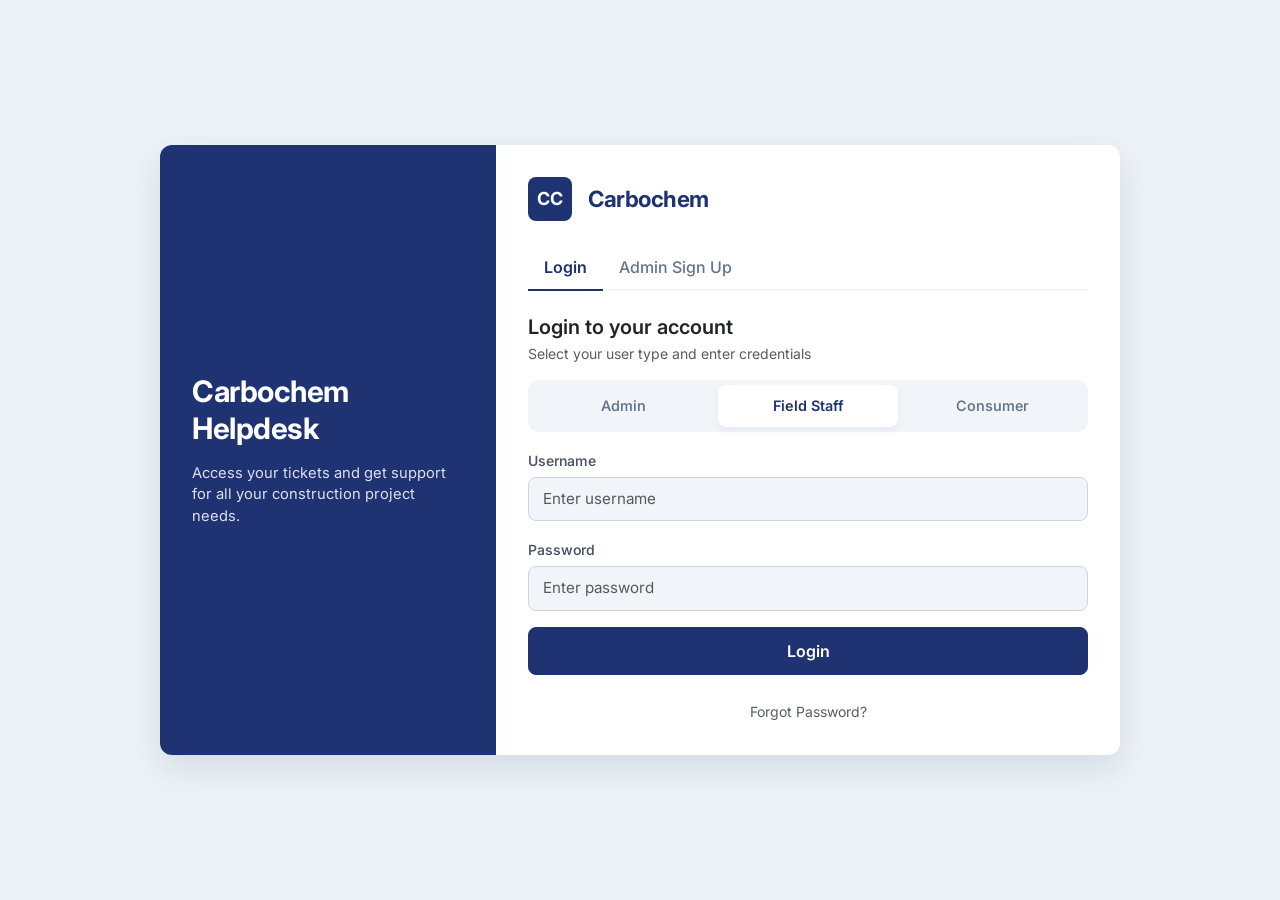
<file: frontend/html/index.html>
<!DOCTYPE html>
<html lang="en">
<head>
    <meta charset="UTF-8">
    <meta name="viewport" content="width=device-width, initial-scale=1.0">
    <title>Carbochem Helpdesk - Login</title>
    <link href="https://fonts.googleapis.com/css2?family=Inter:wght@300;400;500;600;700&display=swap" rel="stylesheet">
    <link href="https://cdn.jsdelivr.net/npm/bootstrap@5.3.0/dist/css/bootstrap.min.css" rel="stylesheet">
    <style>
        :root {
            --primary-color: #1F3373;
            --secondary-color: #2b479e;
            --background-light: #ebf1f6;
            --shadow-subtle: 0 10px 30px rgba(31, 51, 115, 0.05);
            --transition-smooth: all 0.25s cubic-bezier(0.4, 0, 0.2, 1);
        }
        body {
            font-family: 'Inter', sans-serif;
            background-color: var(--background-light);
            min-height: 100vh;
            display: flex;
            align-items: center;
            justify-content: center;
            padding: 20px;
        }
        .login-container {
            max-width: 960px;
            width: 100%;
            background: #fff;
            border-radius: 12px;
            box-shadow: 0 15px 35px rgba(0, 0, 0, 0.05), var(--shadow-subtle);
            overflow: hidden;
            transition: var(--transition-smooth);
        }
        .login-banner {
            background-color: var(--primary-color);
            color: white;
            padding: 2rem;
            display: flex;
            flex-direction: column;
            justify-content: center;
        }
        .login-banner h1 {
            font-size: 1.85rem;
            font-weight: 700;
            line-height: 1.25;
            letter-spacing: -0.5px;
        }
        .login-banner p {
            font-size: 0.92rem;
            line-height: 1.45;
            opacity: 0.85;
        }
        .logo-image {
            width: 44px; height: 44px;
            background: var(--primary-color);
            color: white;
            border-radius: 8px;
            display: flex; align-items: center; justify-content: center;
            font-weight: 700; font-size: 18px;
            transition: var(--transition-smooth);
        }
        .logo-image:hover {
            transform: scale(1.05);
        }
        .company-name { color: var(--primary-color); font-weight: 700; font-size: 1.4rem; letter-spacing: -0.5px; }
        .user-toggle { background: #f1f5f9; border-radius: 10px; padding: 5px; gap: 4px; }
        .user-type {
            flex: 1; padding: 10px; text-align: center; cursor: pointer;
            border-radius: 8px; font-weight: 550; color: #64748b;
            transition: var(--transition-smooth); font-size: 0.9rem;
        }
        .user-type:hover:not(.active) { color: var(--primary-color); }
        .user-type.active { background: white; box-shadow: 0 4px 10px rgba(31, 51, 115, 0.06); color: var(--primary-color); font-weight: 600; }
        
        .mode-tabs { border-bottom: 2px solid #f1f5f9; }
        .mode-tabs .nav-link { color: #64748b; font-weight: 500; border: none; border-bottom: 2px solid transparent; margin-bottom: -2px; padding: 10px 16px; transition: var(--transition-smooth); }
        .mode-tabs .nav-link:hover { color: var(--primary-color); }
        .mode-tabs .nav-link.active { color: var(--primary-color); font-weight: 600; border-bottom: 2px solid var(--primary-color); background: none; }
        
        .form-label {
            font-weight: 550;
            color: #4b5563;
            font-size: 0.875rem;
            margin-bottom: 6px;
        }
        .form-control {
            border-radius: 8px;
            padding: 10px 14px;
            border: 1px solid #cbd5e1;
            background-color: #f1f5f9;
            transition: var(--transition-smooth);
            font-size: 0.95rem;
            color: #1f2937;
        }
        .form-control:focus {
            border-color: var(--primary-color);
            box-shadow: 0 0 0 3px rgba(31, 51, 115, 0.12);
            background-color: #fff;
        }
        .btn-primary {
            background-color: var(--primary-color);
            border-color: var(--primary-color);
            border-radius: 8px;
            padding: 11px 20px;
            font-weight: 600;
            transition: var(--transition-smooth);
        }
        .btn-primary:hover {
            background-color: var(--secondary-color);
            border-color: var(--secondary-color);
            transform: translateY(-1px);
            box-shadow: 0 4px 12px rgba(31, 51, 115, 0.15);
        }
        .btn-primary:active {
            transform: translateY(0);
        }
        .btn-primary:disabled {
            background-color: #4b85f2 !important;
            border-color: #4b85f2 !important;
            opacity: 0.85;
            cursor: not-allowed;
            transform: none !important;
            box-shadow: none !important;
        }
        .login-feedback { display: none; border-radius: 8px; font-size: 0.9rem; }
        .login-feedback.show { display: block; }
        .panel-hidden { display: none !important; }
        
        @media (min-width: 768px) {
            .login-container { display: flex; }
            .login-banner { width: 35%; min-width: 260px; }
            .login-form-area { flex: 1; padding: 2rem; }
        }
        @media (max-width: 767px) {
            .login-banner { text-align: center; align-items: center; padding: 2rem 1.5rem; }
            .login-form-area { padding: 2rem 1.5rem; }
        }
        .text-decoration-none {
            transition: var(--transition-smooth);
        }
        .text-decoration-none:hover {
            color: var(--secondary-color) !important;
            text-decoration: underline !important;
        }
    </style>
</head>
<body>
    <div class="login-container">
        <div class="login-banner">
            <h1 class="h4 mb-3">Carbochem Helpdesk</h1>
            <p class="small mb-0">Access your tickets and get support for all your construction project needs.</p>
        </div>
        <div class="login-form-area">
            <div class="d-flex align-items-center gap-3 mb-4">
                <div class="logo-image">CC</div>
                <span class="company-name">Carbochem</span>
            </div>

            <ul class="nav nav-tabs mode-tabs mb-4" id="modeTabs">
                <li class="nav-item"><button class="nav-link active" data-mode="login" type="button">Login</button></li>
                <li class="nav-item"><button class="nav-link" data-mode="signup" type="button">Admin Sign Up</button></li>
            </ul>

            <!-- LOGIN PANEL -->
            <div id="login-panel">
                <h3 class="h5 fw-semibold mb-1">Login to your account</h3>
                <p class="text-muted small mb-3">Select your user type and enter credentials</p>

                <div class="user-toggle d-flex mb-3">
                    <div class="user-type" id="admin-toggle">Admin</div>
                    <div class="user-type active" id="field-toggle">Field Staff</div>
                    <div class="user-type" id="consumer-toggle">Consumer</div>
                </div>

                <form id="login-form">
                    <input type="hidden" id="user-type" value="field">
                    <div class="mb-3">
                        <label for="username" class="form-label">Username</label>
                        <input type="text" class="form-control" id="username" required placeholder="Enter username">
                    </div>
                    <div class="mb-3">
                        <label for="password" class="form-label">Password</label>
                        <input type="password" class="form-control" id="password" required placeholder="Enter password">
                    </div>
                    <button type="submit" class="btn btn-primary w-100 mb-2" id="login-btn">Login</button>
                    <div class="text-center mt-3">
                        <a href="#" id="forgot-link" class="small text-decoration-none text-muted">Forgot Password?</a>
                    </div>
                    <div id="login-feedback" class="alert mt-3 login-feedback" role="alert"></div>
                </form>
            </div>

            <!-- ADMIN SIGN UP PANEL -->
            <div id="signup-panel" class="panel-hidden">
                <h3 class="h5 fw-semibold mb-1">Admin Sign Up</h3>
                <p class="text-muted small mb-3">Register a new admin account with the secret key</p>
                <form id="signup-form">
                    <div class="mb-3"><label class="form-label">Full Name</label><input type="text" class="form-control" id="su-name" required placeholder="e.g. John Doe"></div>
                    <div class="mb-3"><label class="form-label">Email</label><input type="email" class="form-control" id="su-email" required placeholder="e.g. john@carbochem.com"></div>
                    <div class="mb-3"><label class="form-label">Username</label><input type="text" class="form-control" id="su-username" required placeholder="Create username"></div>
                    <div class="mb-3"><label class="form-label">Password</label><input type="password" class="form-control" id="su-password" required minlength="6" placeholder="Min 6 characters"></div>
                    <div class="mb-3"><label class="form-label">Confirm Password</label><input type="password" class="form-control" id="su-confirm" required placeholder="Repeat password"></div>
                    <div class="mb-3"><label class="form-label">Secret Key</label><input type="password" class="form-control" id="su-secret" required placeholder="Enter organization secret key"></div>
                    <button type="submit" class="btn btn-primary w-100" id="su-btn">Create Admin Account</button>
                    <div id="signup-feedback" class="alert mt-3 login-feedback" role="alert"></div>
                </form>
            </div>

            <!-- FORGOT PASSWORD PANEL -->
            <div id="forgot-panel" class="panel-hidden">
                <h3 class="h5 fw-semibold mb-1">Reset Password</h3>
                <p class="text-muted small mb-3">Verify your email with a One-Time Password (OTP)</p>
                <form id="forgot-form">
                    <div id="fp-step-1">
                        <div class="mb-3">
                            <label class="form-label">Username</label>
                            <input type="text" class="form-control" id="fp-username" required autocomplete="username" placeholder="Enter your username">
                        </div>
                        <button type="button" class="btn btn-primary w-100" id="fp-send-otp-btn">Send OTP Email</button>
                    </div>
                    
                    <div id="fp-step-2" class="panel-hidden">
                        <div class="mb-3">
                            <label class="form-label">Enter 6-Digit OTP</label>
                            <input type="text" class="form-control" id="fp-otp" placeholder="Enter 6-digit code" maxlength="6">
                        </div>
                        <div class="mb-3">
                            <label class="form-label">New Password</label>
                            <input type="password" class="form-control" id="fp-password" minlength="6" autocomplete="new-password" placeholder="Min 6 characters">
                        </div>
                        <div class="mb-3">
                            <label class="form-label">Confirm New Password</label>
                            <input type="password" class="form-control" id="fp-confirm" minlength="6" autocomplete="new-password" placeholder="Repeat new password">
                        </div>
                        <button type="submit" class="btn btn-primary w-100" id="fp-btn">Reset Password</button>
                    </div>

                    <div class="text-center mt-3"><a href="#" id="back-login" class="small text-decoration-none text-muted">← Back to Login</a></div>
                    <div id="forgot-feedback" class="alert mt-3 login-feedback" role="alert"></div>
                </form>
            </div>
        </div>
    </div>

    <script src="../js/api.js"></script>
    <script>
        const dashboardUrls = { admin: 'admin.html', staff: 'staff.html', consumer: 'client.html', client: 'client.html' };
        let currentUserType = 'field'; // Default to match screenshot reference active toggle

        function showFeedback(elId, msg, ok) {
            const el = document.getElementById(elId);
            if (!el) return;
            el.textContent = msg;
            el.className = `alert mt-3 login-feedback show ${ok ? 'alert-success' : 'alert-danger'}`;
        }

        const logoutMsg = sessionStorage.getItem('logoutMessage');
        if (logoutMsg) {
            sessionStorage.removeItem('logoutMessage');
            window.addEventListener('DOMContentLoaded', () => showFeedback('login-feedback', logoutMsg, false));
            showFeedback('login-feedback', logoutMsg, false);
        }

        document.querySelectorAll('#modeTabs .nav-link').forEach(btn => {
            btn.addEventListener('click', () => {
                document.querySelectorAll('#modeTabs .nav-link').forEach(b => b.classList.remove('active'));
                btn.classList.add('active');
                const mode = btn.dataset.mode;
                document.getElementById('login-panel').classList.toggle('panel-hidden', mode !== 'login');
                document.getElementById('signup-panel').classList.toggle('panel-hidden', mode !== 'signup');
                document.getElementById('forgot-panel').classList.add('panel-hidden');
            });
        });

        const toggles = {
            'admin-toggle': 'admin',
            'field-toggle': 'field',
            'consumer-toggle': 'consumer'
        };

        Object.keys(toggles).forEach(id => {
            document.getElementById(id).addEventListener('click', () => {
                document.querySelectorAll('.user-type').forEach(el => el.classList.remove('active'));
                document.getElementById(id).classList.add('active');
                currentUserType = toggles[id];
                document.getElementById('user-type').value = currentUserType;
            });
        });

        document.getElementById('forgot-link').addEventListener('click', e => {
            e.preventDefault();
            document.getElementById('login-panel').classList.add('panel-hidden');
            document.getElementById('signup-panel').classList.add('panel-hidden');
            document.getElementById('forgot-panel').classList.remove('panel-hidden');
            document.querySelectorAll('#modeTabs .nav-link').forEach(b => b.classList.remove('active'));
        });

        document.getElementById('back-login').addEventListener('click', e => {
            e.preventDefault();
            document.getElementById('forgot-panel').classList.add('panel-hidden');
            document.getElementById('login-panel').classList.remove('panel-hidden');
            document.querySelector('#modeTabs .nav-link[data-mode="login"]').classList.add('active');
            document.getElementById('forgot-form').reset();
            document.getElementById('fp-step-1').classList.remove('panel-hidden');
            document.getElementById('fp-step-2').classList.add('panel-hidden');
            const fb = document.getElementById('forgot-feedback');
            if (fb) fb.classList.remove('show');
        });

        function showButtonLoading(btn, isLoading, originalText = 'Submit', loadingText = 'Authenticating...') {
            if (isLoading) {
                btn.disabled = true;
                btn.innerHTML = `<span class="spinner-border spinner-border-sm me-2" role="status" aria-hidden="true"></span>${loadingText}`;
            } else {
                btn.disabled = false;
                btn.innerHTML = originalText;
            }
        }

        document.getElementById('login-form').addEventListener('submit', async e => {
            e.preventDefault();
            const btn = document.getElementById('login-btn');
            const username = document.getElementById('username').value.trim();
            const password = document.getElementById('password').value.trim();
            showButtonLoading(btn, true, 'Login', 'Authenticating...');
            try {
                const result = await API.login(username, password);
                if (result.success) {
                    let role = result.userRole || '';
                    if (role === 'consumer') role = 'client';
                    localStorage.setItem('token',    result.token    || '');
                    localStorage.setItem('userRole', role);
                    localStorage.setItem('username', result.username || '');
                    localStorage.setItem('userId',   String(result.userId || ''));
                    localStorage.setItem('name',     result.name || result.username || '');
                    localStorage.setItem('email',    result.email    || '');
                    localStorage.setItem('mobile',   result.mobile   || '');
                    const redirect = dashboardUrls[role] || 'index.html';
                    showFeedback('login-feedback', 'Login successful! Redirecting...', true);
                    setTimeout(() => { window.location.href = redirect; }, 800);
                } else {
                    showFeedback('login-feedback', result.message || 'Invalid credentials', false);
                    showButtonLoading(btn, false, 'Login');
                }
            } catch (err) {
                showFeedback('login-feedback', 'Login failed. Please try again.', false);
                showButtonLoading(btn, false, 'Login');
            }
        });

        document.getElementById('signup-form').addEventListener('submit', async e => {
            e.preventDefault();
            const suBtn = document.getElementById('su-btn');
            const username = document.getElementById('su-username').value.trim();
            const pw = document.getElementById('su-password').value.trim();
            const confirm = document.getElementById('su-confirm').value.trim();
            if (pw !== confirm) { showFeedback('signup-feedback', 'Passwords do not match', false); return; }
            showButtonLoading(suBtn, true, 'Create Admin Account', 'Registering...');
            const result = await API.registerAdmin({
                name: document.getElementById('su-name').value.trim(),
                email: document.getElementById('su-email').value.trim(),
                username: username,
                password: pw,
                secretKey: document.getElementById('su-secret').value.trim()
            });
            showButtonLoading(suBtn, false, 'Create Admin Account');
            if (result.success) {
                showFeedback('signup-feedback', 'Admin account created! Redirecting to login...', true);
                setTimeout(() => {
                    document.querySelector('#modeTabs .nav-link[data-mode="login"]').click();
                    document.getElementById('username').value = username;
                }, 1500);
            } else {
                showFeedback('signup-feedback', result.message || 'Registration failed', false);
            }
        });

        // Send OTP handler
        document.getElementById('fp-send-otp-btn').addEventListener('click', async () => {
            const usernameInput = document.getElementById('fp-username');
            const username = usernameInput.value.trim();
            if (!username) {
                showFeedback('forgot-feedback', 'Please enter your username', false);
                return;
            }
            const btn = document.getElementById('fp-send-otp-btn');
            showButtonLoading(btn, true, 'Send OTP Email', 'Sending...');
            try {
                const result = await API.forgotPassword(username);
                showButtonLoading(btn, false, 'Send OTP Email');
                if (result.success) {
                    showFeedback('forgot-feedback', result.message || 'OTP has been sent to your registered email', true);
                    document.getElementById('fp-step-1').classList.add('panel-hidden');
                    document.getElementById('fp-step-2').classList.remove('panel-hidden');
                    document.getElementById('fp-otp').required = true;
                    document.getElementById('fp-password').required = true;
                    document.getElementById('fp-confirm').required = true;
                } else {
                    showFeedback('forgot-feedback', result.message || 'Failed to send OTP', false);
                }
            } catch (err) {
                showButtonLoading(btn, false, 'Send OTP Email');
                showFeedback('forgot-feedback', 'An error occurred. Please try again.', false);
            }
        });

        // Submit Reset Password handler
        document.getElementById('forgot-form').addEventListener('submit', async e => {
            e.preventDefault();
            if (document.getElementById('fp-step-2').classList.contains('panel-hidden')) {
                return;
            }
            const fpBtn = document.getElementById('fp-btn');
            const username = document.getElementById('fp-username').value.trim();
            const otp = document.getElementById('fp-otp').value.trim();
            const pw = document.getElementById('fp-password').value;
            const confirm = document.getElementById('fp-confirm').value;

            if (!otp) {
                showFeedback('forgot-feedback', 'Please enter the OTP code', false);
                return;
            }
            if (pw !== confirm) {
                showFeedback('forgot-feedback', 'Passwords do not match', false);
                return;
            }
            if (pw.length < 6) {
                showFeedback('forgot-feedback', 'Password must be at least 6 characters', false);
                return;
            }

            showButtonLoading(fpBtn, true, 'Reset Password', 'Resetting...');
            try {
                const result = await API.resetPassword(username, otp, pw);
                showButtonLoading(fpBtn, false, 'Reset Password');
                if (result.success) {
                    showFeedback('forgot-feedback', 'Password reset successfully! Redirecting to login...', true);
                    setTimeout(() => document.getElementById('back-login').click(), 2000);
                } else {
                    showFeedback('forgot-feedback', result.message || 'Reset failed', false);
                }
            } catch (err) {
                showButtonLoading(fpBtn, false, 'Reset Password');
                showFeedback('forgot-feedback', 'An error occurred. Please try again.', false);
            }
        });
    </script>
</body>
</html>
</file>
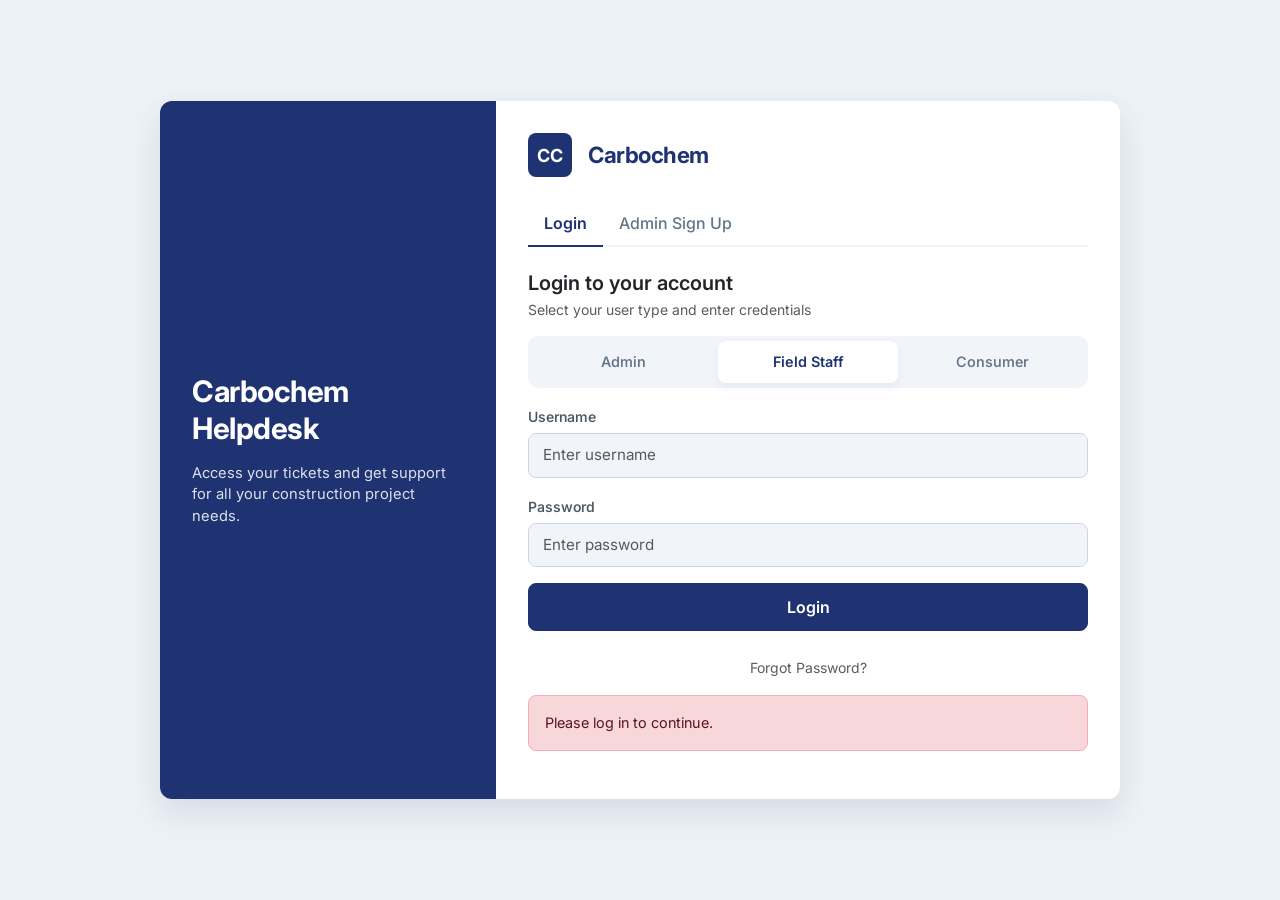
<file: frontend/html/admin-holidays.html>
<!DOCTYPE html>
<html lang="en">
<head>
    <meta charset="UTF-8">
    <meta name="viewport" content="width=device-width, initial-scale=1.0">
    <title>Holiday Management - Carbochem Helpdesk</title>
    <link href="https://fonts.googleapis.com/css2?family=Inter:wght@300;400;600&display=swap" rel="stylesheet">
    <link href="https://cdn.jsdelivr.net/npm/bootstrap@5.3.0/dist/css/bootstrap.min.css" rel="stylesheet">
    <link href="../css/sidebar.css" rel="stylesheet">
    <link href="../css/theme.css" rel="stylesheet">
    <style>
        :root { --primary-color: #1F3373; --background-light: #f8fafc; }
        body { font-family: 'Inter', sans-serif; background: var(--background-light); margin: 0; }
        .main-content { flex: 1; padding: 1.5rem; }
        .cal-grid { display: grid; grid-template-columns: repeat(7, 1fr); gap: 6px; }
        .cal-day { padding: 8px; text-align: center; border-radius: 8px; background: #fff; font-size: 0.82rem; min-height: 48px; display: flex; flex-direction: column; justify-content: center; align-items: center; border: 1px solid #e2e8f0; transition: all 0.2s; }
        .cal-day.header { background: var(--primary-color) !important; color: #fff !important; font-weight: 600; border-color: var(--primary-color) !important; }
    </style>
</head>
<body>
<div class="d-flex layout-row layout-with-sidebar">
    <header id="sidebar-container"></header>
    <main class="main-content">
        <h2 class="mb-4 text-primary fw-bold">Holiday Management</h2>
        <div class="row g-4 mb-4">
            <div class="col-md-5">
                <div class="card h-100">
                    <div class="card-body">
                        <h5 class="fw-bold text-primary mb-3" style="font-size: 1rem;">Add Holiday</h5>
                        <form id="holiday-form" class="row g-3">
                            <div class="col-12">
                                <label class="form-label">Holiday Name</label>
                                <input type="text" class="form-control" id="h-name" required placeholder="e.g. Christmas Day">
                            </div>
                            <div class="col-12">
                                <label class="form-label">Date</label>
                                <input type="date" class="form-control" id="h-date" required>
                            </div>
                            <div class="col-12">
                                <label class="form-label">Type</label>
                                <select class="form-select" id="h-type">
                                    <option>Public Holiday</option>
                                    <option>Company Holiday</option>
                                </select>
                            </div>
                            <div class="col-12 mt-4">
                                <button type="submit" class="btn btn-primary w-100" id="holiday-btn">Add Holiday</button>
                            </div>
                        </form>
                    </div>
                </div>
            </div>
            <div class="col-md-7">
                <div class="card h-100">
                    <div class="card-body">
                        <h5 class="fw-bold text-primary mb-3" style="font-size: 1rem;">Calendar View</h5>
                        <div class="d-flex justify-content-between align-items-center mb-3">
                            <button class="btn btn-sm btn-outline-primary" style="background:transparent !important; color:var(--primary-color) !important" onclick="changeMonth(-1)">←</button>
                            <span id="cal-month-label" class="fw-semibold text-primary"></span>
                            <button class="btn btn-sm btn-outline-primary" style="background:transparent !important; color:var(--primary-color) !important" onclick="changeMonth(1)">→</button>
                        </div>
                        <div class="cal-grid" id="cal-grid"></div>
                    </div>
                </div>
            </div>
        </div>
        
        <div class="row">
            <div class="col-12">
                <div class="card">
                    <div class="card-body table-responsive">
                        <h5 class="fw-bold text-primary mb-3" style="font-size: 1rem;">All Holidays</h5>
                        <table class="table table-hover">
                            <thead>
                                <tr>
                                    <th>Name</th>
                                    <th>Date</th>
                                    <th>Type</th>
                                    <th>Actions</th>
                                </tr>
                            </thead>
                            <tbody id="holidays-table">
                                <tr>
                                    <td colspan="4" class="text-center py-4 text-muted">Loading holidays...</td>
                                </tr>
                            </tbody>
                        </table>
                    </div>
                </div>
            </div>
        </div>
    </main>
</div>
<script src="../js/api.js"></script>
<script src="../js/ui.js"></script>
<script src="../js/auth.js"></script>
<script src="../js/sidebar.js"></script>
<script src="https://cdn.jsdelivr.net/npm/bootstrap@5.3.0/dist/js/bootstrap.bundle.min.js"></script>
<script>
if (!requireAuth(['admin'])) throw new Error('auth');
Sidebar.inject('admin', 'admin-holidays.html');

let holidays = [], calDate = new Date();

async function loadHolidays() {
    const holidaysTable = document.getElementById('holidays-table');
    UI.skeleton(holidaysTable, 5, 4);
    const r = await API.getHolidaysPublic();
    holidays = r.holidays || [];
    if (holidays.length === 0) {
        holidaysTable.innerHTML = `
            <tr>
                <td colspan="4" class="text-center py-4 text-muted">
                    No holidays configured
                </td>
            </tr>`;
    } else {
        holidaysTable.innerHTML = holidays.map(h => `
            <tr>
                <td class="fw-semibold">${h.name}</td>
                <td>${new Date(h.date).toLocaleDateString('en-US', { dateStyle: 'medium' })}</td>
                <td>${h.type}</td>
                <td>
                    <button class="btn btn-sm btn-outline-primary me-1" style="background:transparent !important; color:var(--primary-color) !important" onclick="editH('${h._id}')">Edit</button>
                    <button class="btn btn-sm btn-outline-danger" style="background:transparent !important; color:#dc2626 !important; border-color:#dc2626 !important" onclick="delH('${h._id}')">Delete</button>
                </td>
            </tr>`).join('');
    }
    renderCal();
}

function renderCal() {
    const y = calDate.getFullYear(), m = calDate.getMonth();
    document.getElementById('cal-month-label').textContent = calDate.toLocaleDateString('en-US', { month: 'long', year: 'numeric' });
    const grid = document.getElementById('cal-grid');
    grid.innerHTML = ['Sun','Mon','Tue','Wed','Thu','Fri','Sat'].map(d => `<div class="cal-day header">${d}</div>`).join('');
    const first = new Date(y, m, 1).getDay();
    const days = new Date(y, m + 1, 0).getDate();
    for (let i = 0; i < first; i++) grid.innerHTML += '<div class="cal-day"></div>';
    
    for (let d = 1; d <= days; d++) {
        const dateObj = new Date(y, m, d);
        const isSunday = dateObj.getDay() === 0;
        const ds = `${y}-${String(m+1).padStart(2,'0')}-${String(d).padStart(2,'0')}`;
        const hol = holidays.find(h => h.date && h.date.startsWith(ds));
        
        let dayClass = 'cal-day';
        let label = d;
        let title = '';
        
        if (hol) {
            title = hol.name;
            label = `${d}<br><small style="font-size:0.65rem; opacity:0.8">${hol.name.slice(0, 10)}</small>`;
            if (hol.type && (hol.type.toLowerCase().includes('public') || hol.type.toLowerCase() === 'public')) {
                dayClass += ' holiday-public';
            } else {
                dayClass += ' holiday-company';
            }
        } else if (isSunday) {
            dayClass += ' sunday';
        }
        
        grid.innerHTML += `<div class="${dayClass}" title="${title}">${label}</div>`;
    }
}

function changeMonth(d) { calDate.setMonth(calDate.getMonth() + d); renderCal(); }

async function editH(id) {
    const h = holidays.find(x => x._id === id);
    const name = prompt('Holiday name:', h.name);
    if (name === null) return;
    const date = prompt('Date (YYYY-MM-DD):', h.date.split('T')[0]);
    if (date === null) return;
    
    if (name.trim() && date.trim()) { 
        await UI.blockDuplicate('edit-holiday-' + id, async () => {
            const r = await API.updateHoliday(id, { name: name.trim(), date: date.trim(), type: h.type }); 
            if (r.success) {
                UI.toast('success', 'Success', 'Holiday updated successfully!');
                loadHolidays(); 
            } else {
                UI.toast('error', 'Error', r.message || 'Failed to update holiday');
            }
        });
    }
}

async function delH(id) { 
    const ok = await UI.confirm('Are you sure you want to delete this holiday?', 'Delete Holiday', 'Delete', true);
    if (!ok) return;

    await UI.blockDuplicate('del-holiday-' + id, async () => {
        const r = await API.deleteHolidayPublic(id); 
        if (r.success) {
            UI.toast('success', 'Success', 'Holiday deleted successfully');
            loadHolidays(); 
        } else {
            UI.toast('error', 'Error', r.message || 'Failed to delete holiday');
        }
    }); 
}

document.getElementById('holiday-form').addEventListener('submit', async e => {
    e.preventDefault();
    const date = document.getElementById('h-date').value;
    const name = document.getElementById('h-name').value.trim();
    const type = document.getElementById('h-type').value;
    if (!name || !date) return;

    const btn = document.getElementById('holiday-btn');
    await UI.blockDuplicate('add-holiday', async () => {
        UI.setLoading(btn, true, 'Adding…');
        const r = await API.addHolidayPublic(date, name, type);
        UI.setLoading(btn, false);
        if (r.success) {
            UI.toast('success', 'Success', 'Holiday added successfully!');
            e.target.reset();
            loadHolidays();
        } else {
            UI.toast('error', 'Error', r.message || 'Failed to add holiday');
        }
    });
});

loadHolidays();
</script>
</body>
</html>
</file>
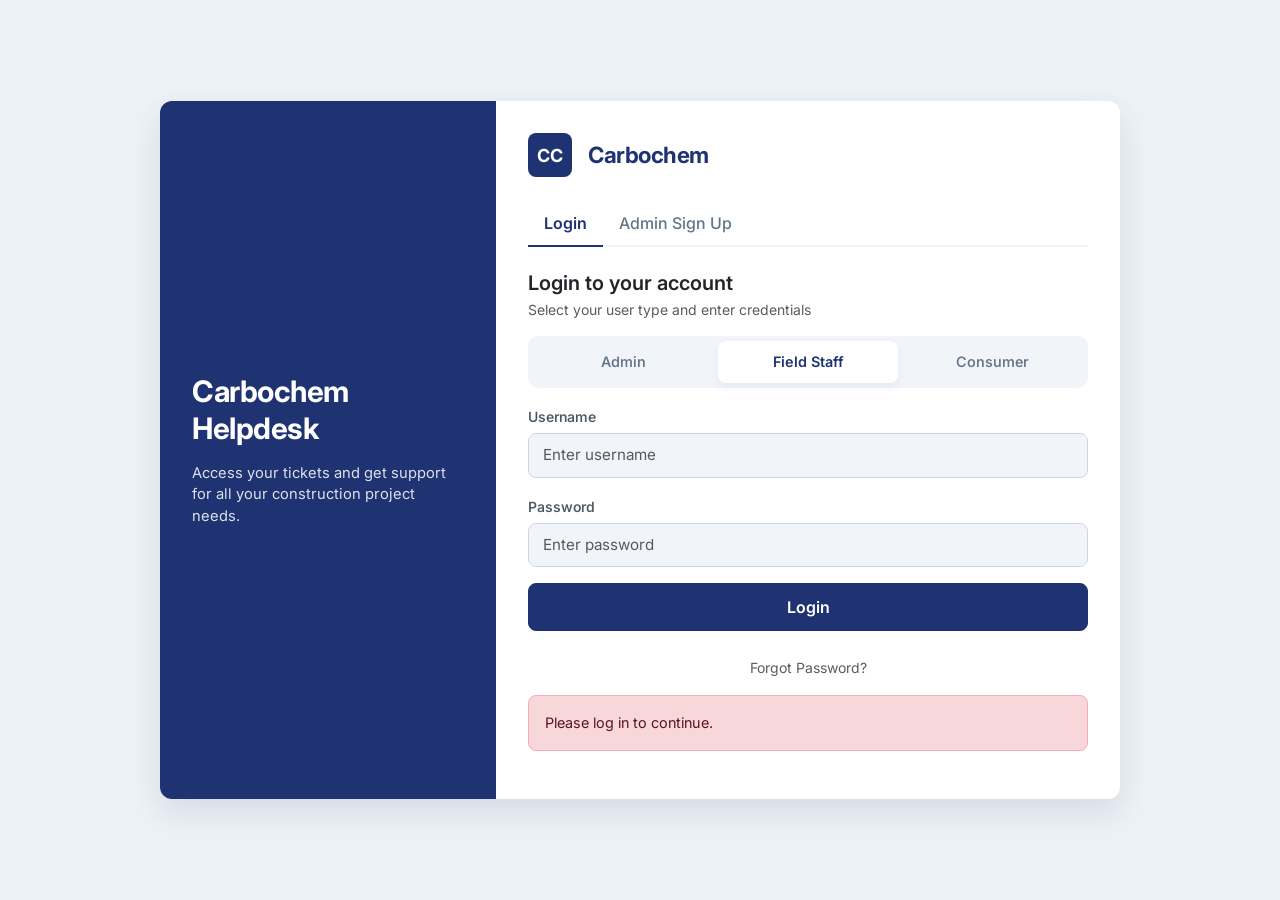
<file: frontend/html/admin-staff.html>
<!DOCTYPE html>
<html lang="en">
<head>
    <meta charset="UTF-8">
    <meta name="viewport" content="width=device-width, initial-scale=1.0">
    <title>Staff Management - Carbochem Helpdesk</title>
    <link href="https://fonts.googleapis.com/css2?family=Inter:wght@300;400;600&display=swap" rel="stylesheet">
    <link href="https://cdn.jsdelivr.net/npm/bootstrap@5.3.0/dist/css/bootstrap.min.css" rel="stylesheet">
    <link href="../css/sidebar.css" rel="stylesheet">
    <link href="../css/theme.css" rel="stylesheet">
    <style>
        :root { --primary-color: #1F3373; --background-light: #f8fafc; }
        body { font-family: 'Inter', sans-serif; background: var(--background-light); margin: 0; }
        .main-content { flex: 1; padding: 1.5rem; }
        .panel-hidden { display: none !important; }
    </style>
</head>
<body>
<div class="d-flex layout-row layout-with-sidebar">
    <header id="sidebar-container"></header>
    <main class="main-content">
        <h2 class="mb-4 text-primary fw-bold">Staff Management</h2>
        <div class="card mb-4"><div class="card-body table-responsive">
            <table class="table table-hover mb-0">
                <thead>
                    <tr>
                        <th>Name</th>
                        <th>Email</th>
                        <th>Phone</th>
                        <th>Department</th>
                        <th>Availability</th>
                        <th>Assigned Tickets</th>
                        <th>Actions</th>
                    </tr>
                </thead>
                <tbody id="staff-table">
                    <tr>
                        <td colspan="7" class="text-center py-4 text-muted">Loading staff...</td>
                    </tr>
                </tbody>
            </table>
        </div></div>

        <!-- Pending Leave Requests Panel -->
        <h4 class="mb-3 mt-5 text-primary fw-bold">Leave Request Reviews</h4>
        <div class="card mb-4"><div class="card-body table-responsive">
            <table class="table table-hover mb-0" style="vertical-align: middle;">
                <thead>
                    <tr>
                        <th>Staff Member</th>
                        <th>Leave Type</th>
                        <th>Start Date</th>
                        <th>End Date</th>
                        <th>Reason</th>
                        <th>Status</th>
                        <th>Action</th>
                    </tr>
                </thead>
                <tbody id="admin-leaves-table">
                    <tr>
                        <td colspan="7" class="text-center py-4 text-muted">No leave requests pending</td>
                    </tr>
                </tbody>
            </table>
        </div></div>
        
        <div class="card panel-hidden" id="staff-tickets-panel"><div class="card-body table-responsive">
            <h5 id="staff-tickets-title" class="fw-bold text-primary mb-3" style="font-size: 1rem;">Assigned Tickets</h5>
            <table class="table table-sm">
                <thead>
                    <tr>
                        <th>ID</th>
                        <th>Title</th>
                        <th>Status</th>
                        <th>Priority</th>
                        <th>Reassign</th>
                    </tr>
                </thead>
                <tbody id="staff-tickets-body"></tbody>
            </table>
        </div></div>
    </main>
</div>
<script src="../js/api.js"></script>
<script src="../js/ui.js"></script>
<script src="../js/auth.js"></script>
<script src="../js/sidebar.js"></script>
<script src="https://cdn.jsdelivr.net/npm/bootstrap@5.3.0/dist/js/bootstrap.bundle.min.js"></script>
<script>
if (!requireAuth(['admin'])) throw new Error('auth');
Sidebar.inject('admin', 'admin-staff.html');

let allStaff = [], allTickets = [];

async function loadStaff() {
    const tableBody = document.getElementById('staff-table');
    UI.skeleton(tableBody, 5, 7);
    const [sr, tr] = await Promise.all([API.getStaffList(), API.getTickets()]);
    allStaff = sr.staff || [];
    allTickets = tr.tickets || [];
    
    allStaff.forEach(s => {
        s.assignedCount = allTickets.filter(t => (t.assignedTo === s.username || t.assignedTo === s.name) && t.status !== 'Resolved' && t.status !== 'Closed').length;
    });

    tableBody.innerHTML = allStaff.map(s => {
        const phone = s.phone || s.mobile || '-';
        return `<tr>
            <td><a href="#" class="fw-semibold text-decoration-none text-primary" onclick="showTickets('${s.userId}','${s.name}');return false;">${s.name}</a></td>
            <td>${s.email}</td>
            <td>${phone}</td>
            <td>${s.department || s.category || '-'}</td>
            <td>${UI.availBadge(s.availability)}</td>
            <td class="fw-semibold">${s.assignedCount}</td>
            <td><button class="btn btn-sm btn-outline-primary" style="background:transparent !important; color:var(--primary-color) !important" onclick="showTickets('${s.userId}','${s.name}')">View Tickets</button></td>
        </tr>`;
    }).join('');
    loadLeaveReviews();
}

function showTickets(staffId, name) {
    const staff = allStaff.find(s => s.userId === staffId);
    const tickets = allTickets.filter(t => t.assignedTo === name || t.assignedTo === staff?.username);
    document.getElementById('staff-tickets-title').textContent = `Tickets assigned to ${name}`;
    document.getElementById('staff-tickets-panel').classList.remove('panel-hidden');
    
    document.getElementById('staff-tickets-body').innerHTML = tickets.length ? tickets.map(t => `
        <tr>
            <td>#${t.id}</td>
            <td class="fw-semibold">${t.title}</td>
            <td>${UI.statusBadge(t.status)}</td>
            <td>${UI.priorityBadge(t.priority)}</td>
            <td>
                <select class="form-select form-select-sm reassign-dropdown" style="max-width:180px" onchange="reassign('${t._id || t.id}', this.value, this)">
                    <option value="">Reassign to...</option>
                    ${allStaff.filter(s => s.userId !== staffId && s.availability === 'available').map(s => {
                        const dept = s.department || s.category || 'General';
                        return `<option value="${s.userId}">${s.name} (${dept}) - Available - ${s.assignedCount} active</option>`;
                    }).join('')}
                </select>
            </td>
        </tr>`).join('') : '<tr><td colspan="5" class="text-center py-3 text-muted">No tickets assigned</td></tr>';
}

async function reassign(ticketId, staffId, selectEl) {
    if (!staffId) return;
    if (selectEl) selectEl.disabled = true;
    
    await UI.blockDuplicate('reassign-' + ticketId, async () => {
        const r = await API.assignTicketById(ticketId, staffId);
        if (r.success) {
            UI.toast('success', 'Success', 'Ticket reassigned successfully');
            loadStaff();
            document.getElementById('staff-tickets-panel').classList.add('panel-hidden');
        } else {
            UI.toast('error', 'Error', r.message || 'Reassignment failed');
            if (selectEl) selectEl.disabled = false;
        }
    });
}

        function formatDate(dateString) {
            if (!dateString) return '-';
            const date = new Date(dateString);
            return date.toLocaleDateString('en-US', {
                year: 'numeric',
                month: 'short',
                day: 'numeric'
            });
        }

        function escapeHtml(str) {
            if (!str) return '';
            return str.replace(/&/g, "&amp;").replace(/</g, "&lt;").replace(/>/g, "&gt;").replace(/"/g, "&quot;").replace(/'/g, "&#039;");
        }

        async function loadLeaveReviews() {
            try {
                const tableBody = document.getElementById('admin-leaves-table');
                const r = await API.getLeaveRequests();
                if (r.success) {
                    const list = r.items || r.content || r._raw || [];
                    if (!list.length) {
                        tableBody.innerHTML = '<tr><td colspan="7" class="text-center py-4 text-muted">No leave requests found</td></tr>';
                        return;
                    }
                    
                    tableBody.innerHTML = list.map(req => {
                        const staff = allStaff.find(s => String(s.userId) === String(req.userId));
                        const staffName = staff ? staff.name : 'Unknown (' + req.userId + ')';
                        
                        let statusColor = '#64748b';
                        if (req.status === 'APPROVED') statusColor = '#16a34a';
                        if (req.status === 'REJECTED') statusColor = '#dc2626';
                        const badge = `<span style="background:${statusColor}1a;color:${statusColor};padding:2px 8px;border-radius:4px;font-size:0.75rem;font-weight:600">${req.status}</span>`;
                        
                        let actionHtml = '';
                        if (req.status === 'PENDING') {
                            actionHtml = `
                                <div class="d-flex gap-2">
                                    <button class="btn btn-sm btn-success" style="border-radius:4px;" onclick="approveLeave(${req.id}, this)">Approve</button>
                                    <button class="btn btn-sm btn-danger" style="border-radius:4px;" onclick="rejectLeave(${req.id}, this)">Reject</button>
                                </div>
                            `;
                        } else {
                            actionHtml = `<span class="text-muted small">Reviewed</span>`;
                        }
                        
                        return `<tr>
                            <td class="fw-semibold">${staffName}</td>
                            <td>${req.leaveType}</td>
                            <td>${formatDate(req.startDate)}</td>
                            <td>${formatDate(req.endDate)}</td>
                            <td style="max-width: 200px;" class="text-truncate" title="${req.reason.replace(/"/g, '&quot;')}">${escapeHtml(req.reason)}</td>
                            <td>${badge}</td>
                            <td>${actionHtml}</td>
                        </tr>`;
                    }).join('');
                }
            } catch (e) {
                console.error(e);
            }
        }

        async function approveLeave(id, btn) {
            if (btn) btn.disabled = true;
            await UI.blockDuplicate('leave-review-' + id, async () => {
                const r = await API.approveLeaveRequest(id);
                if (r.success) {
                    UI.toast('success', 'Success', 'Leave request approved successfully');
                    loadStaff();
                } else {
                    UI.toast('error', 'Error', r.message || 'Failed to approve leave request');
                    if (btn) btn.disabled = false;
                }
            });
        }

        async function rejectLeave(id, btn) {
            if (btn) btn.disabled = true;
            await UI.blockDuplicate('leave-review-' + id, async () => {
                const r = await API.rejectLeaveRequest(id);
                if (r.success) {
                    UI.toast('success', 'Success', 'Leave request rejected successfully');
                    loadStaff();
                } else {
                    UI.toast('error', 'Error', r.message || 'Failed to reject leave request');
                    if (btn) btn.disabled = false;
                }
            });
        }

        loadStaff();
</script>
</body>
</html>
</file>
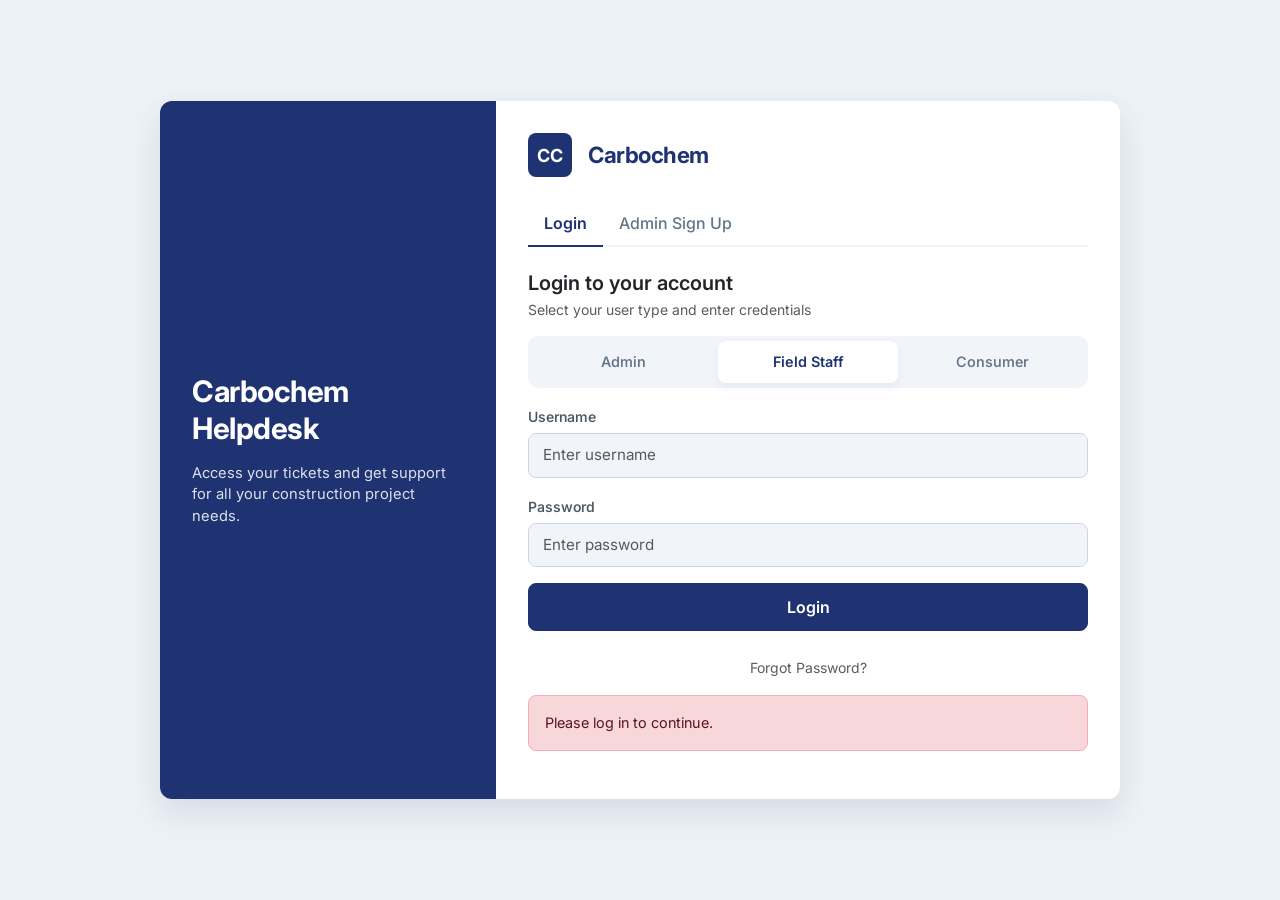
<file: frontend/html/admin-users.html>
<!DOCTYPE html>
<html lang="en">
<head>
    <meta charset="UTF-8">
    <meta name="viewport" content="width=device-width, initial-scale=1.0">
    <title>User Management - Carbochem Helpdesk</title>
    <link href="https://fonts.googleapis.com/css2?family=Inter:wght@300;400;600&display=swap" rel="stylesheet">
    <link href="https://cdn.jsdelivr.net/npm/bootstrap@5.3.0/dist/css/bootstrap.min.css" rel="stylesheet">
    <link href="../css/sidebar.css" rel="stylesheet">
    <link href="../css/theme.css" rel="stylesheet">
    <style>
        :root { --primary-color: #1F3373; --background-light: #f8fafc; }
        body { font-family: 'Inter', sans-serif; background: var(--background-light); margin: 0; }
        .main-content { flex: 1; padding: 1.5rem; }
        .error-feedback { color: #dc2626; font-size: 0.8rem; margin-top: 4px; display: none; }
    </style>
</head>
<body>
<div class="d-flex layout-row layout-with-sidebar">
    <header id="sidebar-container"></header>
    <main class="main-content">
        <h2 class="mb-4 text-primary fw-bold">User Management</h2>
        <div class="card mb-4"><div class="card-body">
            <h5 class="card-title fw-bold text-primary mb-3" id="form-title" style="font-size: 1rem;">Create New User</h5>
            <form id="create-user-form" class="row g-3" novalidate>
                <!-- Section 1: Basic Information -->
                <div class="col-12">
                    <h6 class="text-secondary fw-semibold border-bottom pb-2">Basic Information</h6>
                </div>
                <div class="col-md-6">
                    <label class="form-label">Full Name</label>
                    <input type="text" class="form-control" id="u-name" required placeholder="e.g. John Doe">
                    <div class="error-feedback" id="name-error">Please enter full name</div>
                </div>
                <div class="col-md-6">
                    <label class="form-label">Email</label>
                    <input type="email" class="form-control" id="u-email" required placeholder="e.g. john@carbochem.com">
                    <div class="error-feedback" id="email-error">Please enter a valid email</div>
                </div>
                <div class="col-md-4">
                    <label class="form-label">Username</label>
                    <input type="text" class="form-control" id="u-username" required placeholder="Enter username">
                    <div class="error-feedback" id="username-error">Username is required</div>
                </div>
                <div class="col-md-4">
                    <label class="form-label" id="lbl-password">Password</label>
                    <input type="password" class="form-control" id="u-password" required minlength="6" placeholder="Min 6 characters">
                    <div class="error-feedback" id="password-error">Password must be at least 6 characters</div>
                </div>
                <div class="col-md-4">
                    <label class="form-label">Role</label>
                    <select class="form-select" id="u-role" required>
                        <option value="staff">Staff</option>
                        <option value="client">Consumer</option>
                    </select>
                </div>
                <div class="col-md-4">
                    <label class="form-label">Phone</label>
                    <input type="tel" class="form-control" id="u-phone" placeholder="e.g. 9876543210">
                    <div class="error-feedback" id="phone-error">Phone must be exactly 10 digits</div>
                </div>

                <!-- Section 2: Staff Information -->
                <div class="col-12" id="staff-section-header">
                    <h6 class="text-secondary fw-semibold border-bottom pb-2 mt-3">Staff Information</h6>
                </div>
                <div class="col-md-4" id="div-dept">
                    <label class="form-label">Department</label>
                    <input type="text" class="form-control" id="u-dept" placeholder="e.g. Sales / Production">
                </div>
                <div class="col-md-4" id="div-designation">
                    <label class="form-label">Designation</label>
                    <input type="text" class="form-control" id="u-designation" placeholder="e.g. Senior Support Engineer">
                </div>
                <div class="col-md-4" id="div-specialization">
                    <label class="form-label">Specialization</label>
                    <input type="text" class="form-control" id="u-specialization" placeholder="e.g. Concrete Additives (Optional)">
                </div>

                <div class="col-12 mt-4 d-flex gap-2">
                    <button type="submit" class="btn btn-primary" id="create-user-btn">Create User</button>
                    <button type="button" class="btn btn-outline-secondary" id="cancel-edit-btn" style="display: none;">Cancel</button>
                </div>
            </form>
        </div></div>
        
        <div class="table-responsive">
            <table class="table table-hover mb-0">
                <thead>
                    <tr>
                        <th>Name</th>
                        <th>Username</th>
                        <th>Role</th>
                        <th>Email</th>
                        <th>Phone</th>
                        <th>Status</th>
                        <th>Actions</th>
                    </tr>
                </thead>
                <tbody id="users-table">
                    <tr>
                        <td colspan="7" class="text-center py-4 text-muted">Loading users...</td>
                    </tr>
                </tbody>
            </table>
        </div>
    </main>
</div>
<script src="../js/api.js"></script>
<script src="../js/ui.js"></script>
<script src="../js/auth.js"></script>
<script src="../js/sidebar.js"></script>
<script src="https://cdn.jsdelivr.net/npm/bootstrap@5.3.0/dist/js/bootstrap.bundle.min.js"></script>
<script>
if (!requireAuth(['admin'])) throw new Error('auth');
Sidebar.inject('admin', 'admin-users.html');

let allUsers = [];
let editUserId = null;

async function loadUsers() {
    const tbody = document.getElementById('users-table');
    UI.skeleton(tbody, 5, 7);
    const r = await API.getUsers();
    if (!r.success) {
        tbody.innerHTML = `
            <tr>
                <td colspan="7" class="text-center py-4 text-danger">
                    Failed to load users
                </td>
            </tr>`;
        UI.toast('error', 'Error', 'Failed to load users list');
        return;
    }
    allUsers = r.users || [];
    tbody.innerHTML = allUsers.filter(u => u.role !== 'admin').map(u => {
        const isEnabled = (u.enabled !== false);
        const statusBadge = isEnabled
            ? `<span class="badge bg-success" style="background-color:rgba(22,101,52,0.05) !important; color:#166534 !important; border:1px solid rgba(22,101,52,0.12) !important; font-size:0.75rem;">Active</span>`
            : `<span class="badge bg-danger" style="background-color:rgba(239,68,68,0.05) !important; color:#ef4444 !important; border:1px solid rgba(239,68,68,0.12) !important; font-size:0.75rem;">Disabled</span>`;
        const toggleBtn = isEnabled
            ? `<button class="btn btn-sm btn-outline-warning" onclick="toggleUserStatus('${u.id}', false)">Disable</button>`
            : `<button class="btn btn-sm btn-outline-success" onclick="toggleUserStatus('${u.id}', true)">Enable</button>`;
        return `
        <tr>
            <td>${u.name || '-'}</td>
            <td>${u.username}</td>
            <td>${UI.roleBadge(u.role)}</td>
            <td>${u.email || '-'}</td>
            <td>${u.mobile || '-'}</td>
            <td>${statusBadge}</td>
            <td>
                <div class="d-flex gap-2">
                    <button class="btn btn-sm btn-outline-primary" style="background:transparent !important; color:var(--primary-color) !important" onclick="startEdit('${u.id}')">Edit</button>
                    <button class="btn btn-sm btn-outline-secondary" onclick="resetPw('${u.id}', this)">Reset PW</button>
                    ${toggleBtn}
                    <button class="btn btn-sm btn-outline-danger" onclick="deleteUser('${u.id}', this)">Delete</button>
                </div>
            </td>
        </tr>`;
    }).join('');
}

function startEdit(id) {
    const user = allUsers.find(u => String(u.id) === String(id));
    if (!user) return;
    
    editUserId = id;
    document.getElementById('form-title').textContent = 'Edit User';
    document.getElementById('create-user-btn').textContent = 'Save Changes';
    document.getElementById('cancel-edit-btn').style.display = 'inline-block';
    
    // Populate fields
    document.getElementById('u-name').value = user.name || '';
    document.getElementById('u-email').value = user.email || '';
    document.getElementById('u-username').value = user.username || '';
    document.getElementById('u-password').value = ''; // leave blank if no password change
    document.getElementById('lbl-password').textContent = 'Password (leave blank to keep current)';
    document.getElementById('u-role').value = user.role || 'client';
    document.getElementById('u-phone').value = user.mobile || '';
    
    // Trigger role switch
    document.getElementById('u-role').dispatchEvent(new Event('change'));
    
    if (user.role === 'staff') {
        document.getElementById('u-dept').value = user.department || '';
        document.getElementById('u-designation').value = user.designation || '';
        document.getElementById('u-specialization').value = user.specialization || '';
    }
}

function cancelEdit() {
    editUserId = null;
    document.getElementById('form-title').textContent = 'Create New User';
    document.getElementById('create-user-btn').textContent = 'Create User';
    document.getElementById('cancel-edit-btn').style.display = 'none';
    document.getElementById('lbl-password').textContent = 'Password';
    document.getElementById('create-user-form').reset();
    document.getElementById('u-role').dispatchEvent(new Event('change'));
}

async function deleteUser(id) {
    const ok = await UI.confirm('Are you sure you want to permanently delete this user account?');
    if (!ok) return;
    
    await UI.blockDuplicate('delete-' + id, async () => {
        const r = await API.deleteUser(id);
        if (r.success || r.status === 204 || r.success !== false) {
            UI.toast('success', 'Deleted', 'User account deleted successfully!');
            loadUsers();
        } else {
            UI.toast('error', 'Error', r.message || 'Failed to delete user');
        }
    });
}

async function toggleUserStatus(id, enable) {
    const user = allUsers.find(u => String(u.id) === String(id));
    if (!user) return;
    await UI.blockDuplicate('toggle-' + id, async () => {
        const payload = {
            ...user,
            enabled: enable
        };
        const r = await API.updateUser(id, payload);
        if (r.success || r.id) {
            UI.toast('success', 'Success', `User account ${enable ? 'enabled' : 'disabled'} successfully!`);
            loadUsers();
        } else {
            UI.toast('error', 'Error', r.message || 'Failed to update status');
        }
    });
}

async function resetPw(id, btn) {
    const pw = prompt('Enter new password (min 6 chars):');
    if (pw === null) return;
    if (pw.length < 6) {
        UI.toast('warning', 'Warning', 'Password must be at least 6 characters');
        return;
    }
    
    await UI.blockDuplicate('reset-' + id, async () => {
        if (btn) UI.setLoading(btn, true, 'Resetting…');
        const r = await API.resetUserPassword(id, pw);
        if (btn) UI.setLoading(btn, false);
        if (r.success) {
            UI.toast('success', 'Success', 'Password reset successfully!');
        } else {
            UI.toast('error', 'Error', r.message || 'Reset failed');
        }
    });
}

document.getElementById('create-user-form').addEventListener('submit', async e => {
    e.preventDefault();
    document.querySelectorAll('.error-feedback').forEach(el => el.style.display = 'none');
    
    const name = document.getElementById('u-name').value.trim();
    const email = document.getElementById('u-email').value.trim();
    const username = document.getElementById('u-username').value.trim();
    const password = document.getElementById('u-password').value;
    const role = document.getElementById('u-role').value;
    const phone = document.getElementById('u-phone').value.trim();
    
    let isValid = true;
    
    if (!name) { document.getElementById('name-error').style.display = 'block'; isValid = false; }
    if (!UI.validateEmail(email)) { document.getElementById('email-error').style.display = 'block'; isValid = false; }
    if (!username) { document.getElementById('username-error').style.display = 'block'; isValid = false; }
    
    // Only validate password length if creating OR if password is filled in edit mode
    if (!editUserId || password.length > 0) {
        if (!UI.validatePassword(password)) { document.getElementById('password-error').style.display = 'block'; isValid = false; }
    }
    if (phone && !UI.validatePhone(phone)) { document.getElementById('phone-error').style.display = 'block'; isValid = false; }
    
    if (!isValid) return;
    
    // Validate duplicate check (exclude current user being edited)
    const otherUsers = allUsers.filter(u => String(u.id) !== String(editUserId));
    const dup = UI.checkDuplicateUser(otherUsers, { username, email });
    if (!dup.ok) {
        UI.toast('warning', 'Duplicate Registration', dup.message);
        return;
    }
    
    const btn = document.getElementById('create-user-btn');
    await UI.blockDuplicate('user-mutate', async () => {
        UI.setLoading(btn, true, editUserId ? 'Saving…' : 'Creating…');
        const payload = {
            name,
            email,
            username,
            role,
            mobile: phone
        };
        // Keep password out of payload if left blank during edit
        if (password) {
            payload.password = password;
        }
        
        if (role === 'staff') {
            payload.department = document.getElementById('u-dept').value.trim();
            payload.designation = document.getElementById('u-designation').value.trim();
            payload.specialization = document.getElementById('u-specialization').value.trim();
        } else {
            // Guarantee staff-only fields are hidden and not submitted
            payload.department = null;
            payload.designation = null;
            payload.specialization = null;
        }
        
        let r;
        if (editUserId) {
            r = await API.updateUser(editUserId, payload);
        } else {
            r = await API.createUser(payload);
        }
        
        UI.setLoading(btn, false);
        if (r.success || (editUserId && r.id)) {
            UI.toast('success', 'Success', editUserId ? 'User details updated successfully!' : 'User created successfully!');
            cancelEdit();
            loadUsers();
        } else {
            UI.toast('error', 'Error', r.message || 'Failed to complete operation');
        }
    });
});

document.getElementById('cancel-edit-btn').addEventListener('click', cancelEdit);

document.getElementById('u-role').addEventListener('change', () => {
    const role = document.getElementById('u-role').value;
    const isStaff = (role === 'staff');
    document.getElementById('staff-section-header').style.display = isStaff ? 'block' : 'none';
    document.getElementById('div-dept').style.display = isStaff ? 'block' : 'none';
    document.getElementById('div-designation').style.display = isStaff ? 'block' : 'none';
    document.getElementById('div-specialization').style.display = isStaff ? 'block' : 'none';
});
// Trigger role change initially on load
document.getElementById('u-role').dispatchEvent(new Event('change'));
loadUsers();
</script>
</body>
</html>
</file>
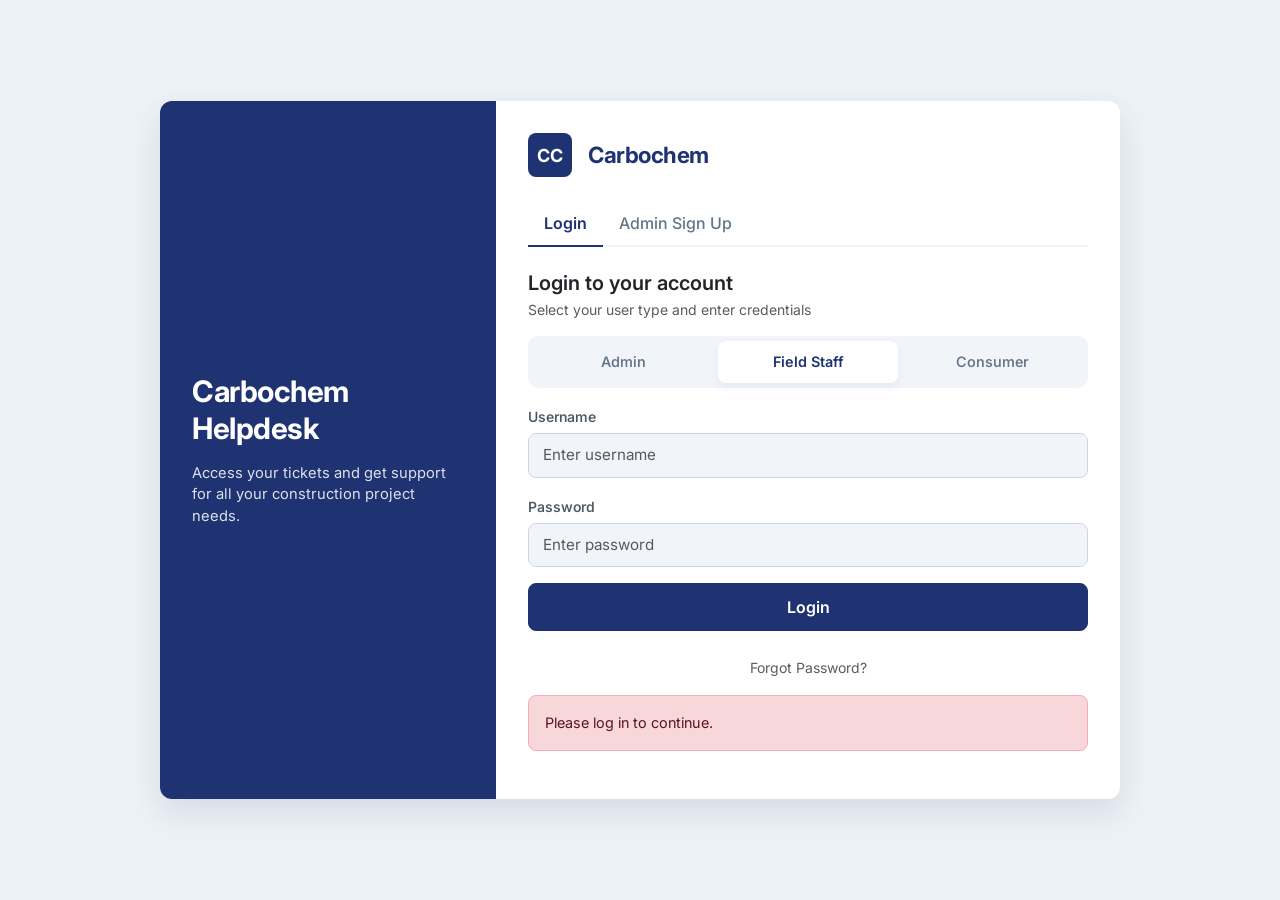
<file: frontend/html/admin.html>
<!DOCTYPE html>
<html lang="en">
<head>
    <meta charset="UTF-8">
    <meta name="viewport" content="width=device-width, initial-scale=1.0">
    <title>Carbochem - Admin Dashboard</title>
    <link href="https://fonts.googleapis.com/css2?family=Inter:wght@300;400;600&display=swap" rel="stylesheet">
    <link href="https://cdn.jsdelivr.net/npm/bootstrap@5.3.0/dist/css/bootstrap.min.css" rel="stylesheet">
    <link href="../css/sidebar.css" rel="stylesheet">
    <link href="../css/theme.css" rel="stylesheet">
    <style>
        :root {
            --primary-color: #1F3373;
            --secondary-color: #2b479e;
            --background-light: #f8fafc;
            --text-dark: #1e293b;
            --text-gray: #64748b;
            --white: #ffffff;
            --border-color: #e2e8f0;
        }
        body { font-family: 'Inter', sans-serif; background: var(--background-light); margin: 0; }
        .dashboard { max-width: 1400px; margin: 0 auto; padding: 1.5rem; }
        .logo-container { display: flex; align-items: center; gap: 1rem; }
        .logo { height: 40px; width: auto; }
        .company-name { font-size: 1.5rem; font-weight: 700; color: var(--primary-color); }
        .summary-card { background: var(--white); border-radius: 10px; padding: 1.25rem; box-shadow: 0 1px 3px rgba(0,0,0,0.05); text-align: center; border: 1px solid var(--border-color); }
        .summary-card h3 { font-size: 2rem; color: var(--primary-color); margin: 0; }
        .summary-card p { color: var(--text-gray); margin: 0.25rem 0 0; font-size: 0.9rem; }
        .quick-links a { text-decoration: none; }
    </style>
</head>
<body>
<div class="d-flex layout-row layout-with-sidebar">
    <header id="sidebar-container"></header>
    <div class="flex-grow-1 main-content">
        <div class="dashboard">
            <div class="dashboard-header d-flex justify-content-between align-items-center mb-4 flex-wrap gap-2">
                <div class="logo-container">
                    <svg class="logo" viewBox="0 0 100 100" xmlns="http://www.w3.org/2000/svg">
                        <rect width="100" height="100" fill="var(--primary-color)" rx="10"/>
                        <text x="50" y="55" text-anchor="middle" fill="white" font-size="36" font-weight="bold">CC</text>
                    </svg>
                    <span class="company-name">Carbochem Admin</span>
                </div>
            </div>

            <!-- DASHBOARD SECTION -->
            <div id="dashboard-section">
                <div class="row g-3 mb-4">
                    <div class="col-6 col-md-3"><div class="summary-card"><h3 id="stat-users">-</h3><p>Total Users</p></div></div>
                    <div class="col-6 col-md-3"><div class="summary-card"><h3 id="stat-staff">-</h3><p>Total Staff</p></div></div>
                    <div class="col-6 col-md-3"><div class="summary-card"><h3 id="stat-open">-</h3><p>Open Tickets</p></div></div>
                    <div class="col-6 col-md-3"><div class="summary-card"><h3 id="stat-holidays">-</h3><p>Holidays This Month</p></div></div>
                </div>





                <div class="card mb-4">
                    <div class="card-header bg-white d-flex justify-content-between align-items-center py-3">
                        <h5 class="mb-0 text-primary fw-bold">Recent Unassigned Tickets</h5>
                        <a href="#tickets" class="btn btn-sm btn-primary">View All Tickets</a>
                    </div>
                    <div class="card-body p-0">
                        <div class="table-responsive">
                            <table class="table table-hover mb-0" id="unassigned-tickets-table">
                                <thead>
                                    <tr>
                                        <th>Ticket ID</th>
                                        <th>Customer</th>
                                        <th>Issue</th>
                                        <th>Created Date</th>
                                        <th>Priority</th>
                                        <th>Action</th>
                                    </tr>
                                </thead>
                                <tbody id="unassigned-ticket-list">
                                    <tr>
                                        <td colspan="6" class="text-center py-4 text-muted">Loading unassigned tickets...</td>
                                    </tr>
                                </tbody>
                            </table>
                        </div>
                    </div>
                </div>

                <div class="card mb-3">
                    <div class="card-body py-2">
                        <h6 class="mb-2 text-primary fw-bold" style="font-size: 0.9rem;">Upcoming Holidays</h6>
                        <div id="upcoming-holidays" class="small text-muted">Loading...</div>
                    </div>
                </div>
            </div>

            <!-- TICKETS SECTION -->
            <div id="tickets-section" style="display:none">
                <h4 class="mb-3 fw-bold text-primary">Tickets Log</h4>
                
                <div class="card mb-4"><div class="card-body py-3">
                    <div class="filter-row">
                        <input type="text" class="form-control" id="search-ticket" placeholder="Search by Ticket ID or Customer" oninput="filterTickets()">
                        <select class="form-select" id="status-filter" onchange="filterTickets()">
                            <option value="">All Statuses</option>
                            <option value="open">Open</option>
                            <option value="in-progress">In Progress</option>
                            <option value="resolved">Resolved</option>
                        </select>
                        <select class="form-select" id="priority-filter" onchange="filterTickets()">
                            <option value="">All Priorities</option>
                            <option value="critical">Critical</option>
                            <option value="high">High</option>
                            <option value="medium">Medium</option>
                            <option value="low">Low</option>
                        </select>
                    </div>
                </div></div>

                <div class="table-responsive">
                    <table class="table table-hover">
                        <thead>
                            <tr>
                                <th onclick="sortTable(0)">Ticket ID <span class="sort-icon"></span></th>
                                <th onclick="sortTable(1)">Customer Name <span class="sort-icon"></span></th>
                                <th onclick="sortTable(2)">Issue <span class="sort-icon"></span></th>
                                <th onclick="sortTable(3)">Status <span class="sort-icon"></span></th>
                                <th onclick="sortTable(4)">Priority <span class="sort-icon"></span></th>
                                <th onclick="sortTable(5)">Date Created <span class="sort-icon"></span></th>
                                <th>Assigned To</th>
                                <th>Action</th>
                                <th>Details</th>
                            </tr>
                        </thead>
                        <tbody id="ticket-list">
                            <!-- Loaded dynamically via API -->
                        </tbody>
                    </table>
                </div>
            </div>
        </div>
    </div>
</div>

    <script src="../js/api.js"></script>
    <script src="../js/ui.js"></script>
    <script src="../js/auth.js"></script>
    <script src="../js/sidebar.js"></script>
    <script src="https://cdn.jsdelivr.net/npm/bootstrap@5.3.0/dist/js/bootstrap.bundle.min.js"></script>
    <script>
        if (!requireAuth(['admin'])) throw new Error('auth');

        // Inject dynamic top navigation header
        Sidebar.inject('admin', 'admin.html');

        function switchTab() {
            const hash = window.location.hash;
            const dashSec = document.getElementById('dashboard-section');
            const tickSec = document.getElementById('tickets-section');
            if (hash === '#tickets') {
                if (dashSec) dashSec.style.display = 'none';
                if (tickSec) tickSec.style.display = 'block';
            } else {
                if (dashSec) dashSec.style.display = 'block';
                if (tickSec) tickSec.style.display = 'none';
            }
        }
        window.addEventListener('hashchange', switchTab);
        window.addEventListener('load', switchTab);

        let staffList = [];
        let currentSortColumn = -1;
        let sortDirection = 1;
        let allTickets = [];

        async function loadSummary() {
            try {
                const r = await API.getDashboardSummary();
                if (r && r.summary) {
                    document.getElementById('stat-users').textContent    = r.summary.totalUsers        || 0;
                    document.getElementById('stat-staff').textContent    = r.summary.totalStaff        || 0;
                    document.getElementById('stat-open').textContent     = r.summary.openTickets       || 0;
                    document.getElementById('stat-holidays').textContent = r.summary.holidaysThisMonth || 0;
                }

            } catch (e) { console.error('loadSummary error:', e); }
        }

        function fmtMinutes(m) {
            if (m === null || m === undefined) return 'N/A';
            const h = Math.floor(m / 60), min = m % 60;
            if (h === 0) return min + 'm';
            return h + 'h ' + min + 'm';
        }

        async function loadStaffDropdown(tickets) {
            const r = await API.getStaffList();
            const staff = r.staff || [];
            staffList = staff.map(s => {
                const activeCount = (tickets || []).filter(t => (t.assignedTo === s.username || t.assignedTo === s.name) && t.status !== 'Resolved' && t.status !== 'Closed').length;
                return { ...s, activeCount };
            }).filter(s => s.availability === 'available');
        }

        async function loadUpcomingHolidays() {
            const r = await API.getHolidaysPublic();
            const now = new Date();
            const upcoming = (r.holidays || []).filter(h => new Date(h.date) >= now).slice(0, 3);
            document.getElementById('upcoming-holidays').innerHTML = upcoming.length
                ? upcoming.map(h => `<span class="badge bg-warning text-dark me-1" style="background-color:rgba(180,83,9,0.06) !important; color:#b45309 !important; border:1px solid rgba(180,83,9,0.12) !important;">${new Date(h.date).toLocaleDateString()} – ${h.name}</span>`).join('')
                : 'No upcoming holidays';
        }
        
        async function loadTickets() {
            try {
                const tbody = document.getElementById('ticket-list');
                UI.skeleton(tbody, 5, 9);
                const result = await API.getTickets();
                if (result.success) {
                    allTickets = result.tickets || [];
                    await loadStaffDropdown(allTickets);
                    if (allTickets.length === 0) {
                        tbody.innerHTML = `
                            <tr>
                                <td colspan="9" class="text-center py-5 text-muted">
                                    <div class="empty-state">
                                        <span class="empty-state-icon">🎫</span>
                                        <h5>No Tickets Found</h5>
                                        <p>There are no support tickets in the system yet.</p>
                                    </div>
                                </td>
                            </tr>`;
                    } else {
                        renderTickets(allTickets);
                        renderUnassignedTickets(allTickets);
                    }
                } else {
                    UI.toast('error', 'Error', result.message || 'Failed to load tickets');
                }
            } catch (error) {
                console.error('Failed to load tickets:', error);
                UI.toast('error', 'Error', 'Failed to load tickets');
            }
        }

        function renderTickets(tickets) {
            const tbody = document.getElementById('ticket-list');
            tbody.innerHTML = '';
            
            tickets.forEach(ticket => {
                const priorityClass = `priority-${ticket.priority.toLowerCase()}`;
                const row = document.createElement('tr');
                row.setAttribute('data-status', ticket.status.toLowerCase().replace(' ', '-'));
                row.setAttribute('data-priority', ticket.priority.toLowerCase());
                row.setAttribute('data-date', ticket.createdAt || new Date().toISOString().split('T')[0]);
                
                row.innerHTML = `
                    <td>#${ticket.id}</td>
                    <td>${ticket.customerName || 'N/A'}</td>
                    <td class="fw-semibold">${ticket.title}</td>
                    <td>${UI.statusBadge(ticket.status)}</td>
                    <td>${UI.priorityBadge(ticket.priority)}</td>
                    <td>${new Date(ticket.createdAt).toLocaleDateString('en-US', { year: 'numeric', month: 'short', day: 'numeric' })}</td>
                    <td>
                        ${ticket.assignedTo ? ticket.assignedTo : `
                            <select class="form-select form-select-sm staff-dropdown" data-ticket-id="${ticket._id || ticket.id}">
                                <option value="">Select Staff</option>
                                ${staffOptions()}
                            </select>
                        `}
                    </td>
                    <td>
                        ${ticket.assignedTo ? 'Assigned' : `<button class="assign-btn btn btn-sm btn-primary py-1" onclick="assignPerson(this, '${ticket._id || ticket.id}')">Assign</button>`}
                    </td>
                    <td><button class="view-details-btn btn btn-sm btn-outline-primary py-1" style="background:transparent !important; color:var(--primary-color) !important" onclick="viewTicketDetails('${ticket.id}')">Details</button></td>
                `;
                tbody.appendChild(row);
            });
        }
        
        async function assignPerson(button, ticketId) {
            const row = button.closest('tr');
            const staffSelect = row.querySelector('.staff-dropdown');
            const staffId = staffSelect.value;
            
            if (!staffId) {
                UI.toast('warning', 'Warning', 'Please select a staff member');
                return;
            }
            
            await UI.blockDuplicate('assign-' + ticketId, async () => {
                UI.setLoading(button, true, 'Assigning…');
                try {
                    const result = await API.assignTicketById(ticketId, staffId);
                    if (result.success) {
                        UI.toast('success', 'Success', `Ticket assigned to ${result.assignedTo || 'staff'}`);
                        loadTickets();
                        loadSummary();
                    } else {
                        UI.toast('error', 'Error', result.message || 'Assignment failed');
                        UI.setLoading(button, false);
                    }
                } catch (error) {
                    UI.toast('error', 'Error', 'Assignment failed');
                    UI.setLoading(button, false);
                }
            });
        }

        function filterTickets() {
            const searchInput = document.getElementById('search-ticket').value.toLowerCase().trim();
            const statusFilter = document.getElementById('status-filter').value;
            const priorityFilter = document.getElementById('priority-filter').value;

            const filtered = allTickets.filter(ticket => {
                const matchesSearch = !searchInput || 
                                      ticket.id.toString().includes(searchInput) || 
                                      (ticket.title && ticket.title.toLowerCase().includes(searchInput)) ||
                                      (ticket.customerName && ticket.customerName.toLowerCase().includes(searchInput));
                const matchesStatus = !statusFilter || ticket.status.toLowerCase().replace(' ', '-') === statusFilter;
                const matchesPriority = !priorityFilter || ticket.priority.toLowerCase() === priorityFilter;
                return matchesSearch && matchesStatus && matchesPriority;
            });
            
            renderTickets(filtered);
        }

        function sortTable(columnIndex) {
            if (columnIndex === currentSortColumn) {
                sortDirection *= -1;
            } else {
                currentSortColumn = columnIndex;
                sortDirection = 1;
            }
            
            document.querySelectorAll('th .sort-icon').forEach(icon => icon.textContent = '');
            const targetTh = document.querySelectorAll('th')[columnIndex];
            if (targetTh) {
                const sortIcon = targetTh.querySelector('.sort-icon');
                if (sortIcon) sortIcon.textContent = sortDirection === 1 ? '▲' : '▼';
            }
            
            const tbody = document.getElementById('ticket-list');
            const rows = Array.from(tbody.querySelectorAll('tr'));
            
            rows.sort((a, b) => {
                let valueA, valueB;
                
                if (columnIndex === 5) {
                    valueA = new Date(a.getAttribute('data-date'));
                    valueB = new Date(b.getAttribute('data-date'));
                } else {
                    const cellA = a.querySelector(`td:nth-child(${columnIndex + 1})`);
                    const cellB = b.querySelector(`td:nth-child(${columnIndex + 1})`);
                    valueA = cellA ? cellA.textContent.trim() : '';
                    valueB = cellB ? cellB.textContent.trim() : '';
                }
                
                if (valueA < valueB) return -1 * sortDirection;
                if (valueA > valueB) return 1 * sortDirection;
                return 0;
            });
            
            rows.forEach(row => tbody.appendChild(row));
        }
        
        function viewTicketDetails(ticketId) {
            window.location.href = `ticket-details.html?id=${ticketId}`;
        }

        function renderUnassignedTickets(tickets) {
            const tbody = document.getElementById('unassigned-ticket-list');
            if (!tbody) return;
            
            const unassigned = tickets.filter(t => !t.assignedTo);
            
            if (unassigned.length === 0) {
                tbody.innerHTML = `
                    <tr>
                        <td colspan="6" class="text-center py-4 text-muted">
                            No unassigned tickets
                        </td>
                    </tr>`;
                return;
            }
            
            tbody.innerHTML = '';
            const sorted = [...unassigned].sort((a, b) => b.id - a.id).slice(0, 5);
            
            sorted.forEach(ticket => {
                const row = document.createElement('tr');
                row.innerHTML = `
                    <td>#${ticket.id}</td>
                    <td>${ticket.customerName || 'N/A'}</td>
                    <td class="fw-semibold">${ticket.title}</td>
                    <td>${new Date(ticket.createdAt).toLocaleDateString('en-US', { year: 'numeric', month: 'short', day: 'numeric' })}</td>
                    <td>${UI.priorityBadge(ticket.priority)}</td>
                    <td>
                        <button class="btn btn-sm btn-primary py-0" onclick="viewAndAssignTicket('${ticket.id}')">Assign</button>
                    </td>
                `;
                tbody.appendChild(row);
            });
        }

        function viewAndAssignTicket(id) {
            window.location.hash = '#tickets';
            const search = document.getElementById('search-ticket');
            if (search) {
                search.value = id;
                filterTickets();
            }
        }

        function staffOptions() {
            return staffList.map(s => {
                const dept = s.department || s.category || 'General';
                const statusLabel = 'Available';
                const countText = `${s.activeCount} active ticket${s.activeCount === 1 ? '' : 's'}`;
                return `<option value="${s.userId}">${s.name} (${dept}) - ${statusLabel} - ${countText}</option>`;
            }).join('');
        }

        loadSummary();
        loadUpcomingHolidays();
        loadTickets();
    </script>
</body>
</html>
</file>
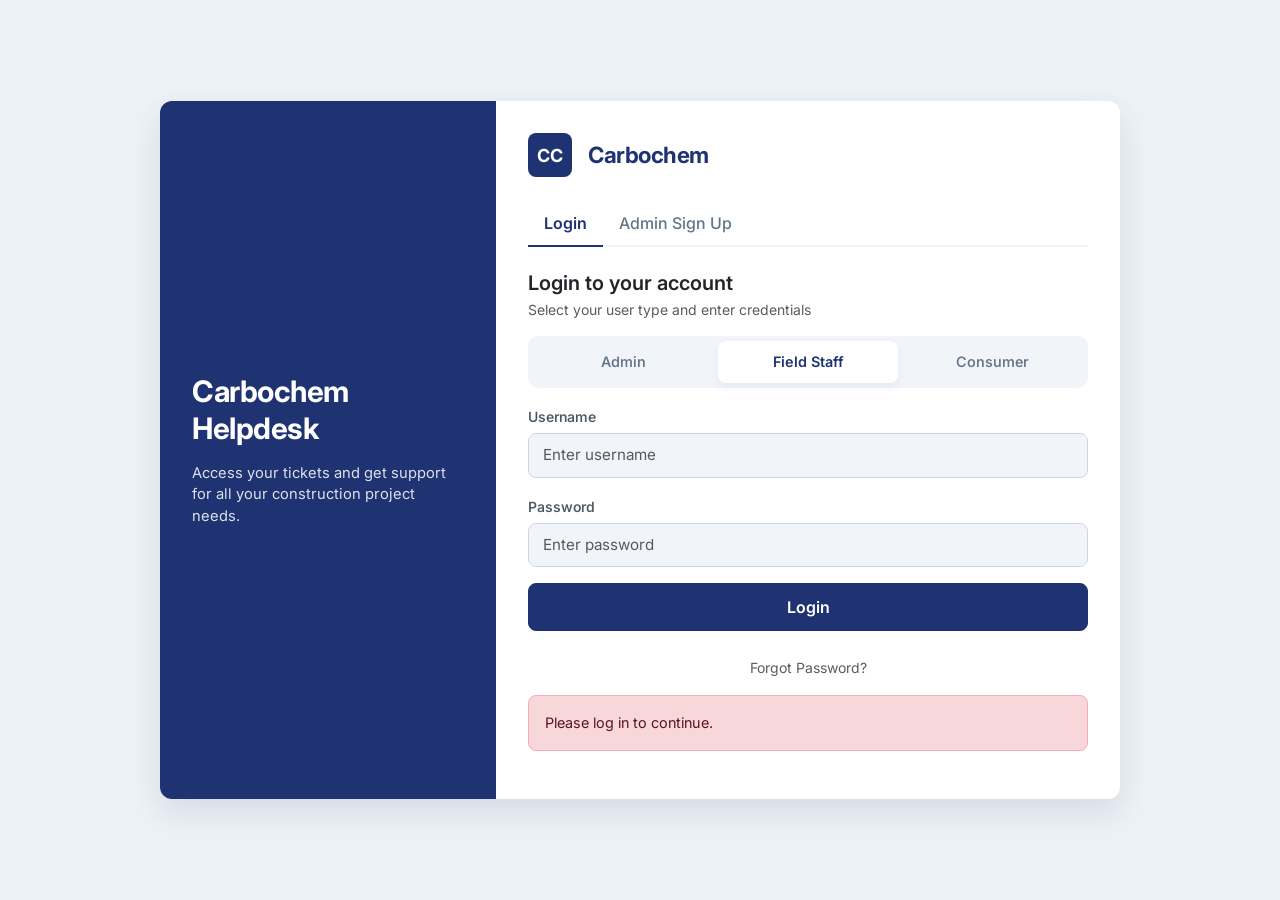
<file: frontend/html/client.html>
<!DOCTYPE html>
<html lang="en">
<head>
    <meta charset="UTF-8">
    <meta name="viewport" content="width=device-width, initial-scale=1.0">
    <title>Carbochem - Consumer Dashboard</title>
    <link href="https://fonts.googleapis.com/css2?family=Inter:wght@300;400;500;600&display=swap" rel="stylesheet">
    <link href="https://cdn.jsdelivr.net/npm/bootstrap@5.3.0/dist/css/bootstrap.min.css" rel="stylesheet">
    <link href="../css/sidebar.css" rel="stylesheet">
    <link href="../css/theme.css" rel="stylesheet">
    <style>
        :root { --primary-color: #1F3373; --background-light: #f8fafc; --border-color: #e2e8f0; }
        body { font-family: 'Inter', sans-serif; background: var(--background-light); margin: 0; }
        .dashboard { max-width: 1400px; margin: 0 auto; padding: 1.5rem; }
        .ticket-card { background: #fff; border-radius: 8px; padding: 1.25rem; margin-bottom: 1rem; box-shadow: 0 1px 3px rgba(0,0,0,0.05); border: 1px solid #e2e8f0; transition: all 0.2s; }
        .ticket-card:hover { transform: translateY(-1px); box-shadow: 0 4px 10px rgba(0,0,0,0.06); }
        .timeline-dot { width: 6px; height: 6px; border-radius: 50%; background: var(--primary-color); display: inline-block; margin-right: 8px; }
        .required:after { content: " *"; color: #ef4444; }
    </style>
</head>
<body>
<div class="d-flex layout-row layout-with-sidebar">
    <header id="sidebar-container"></header>
    <div class="flex-grow-1 main-content">
        <div class="dashboard">
            <div class="d-flex justify-content-between align-items-center mb-4 flex-wrap gap-2">
                <h2 class="mb-0 text-primary fw-bold">My Support Tickets</h2>
                <button class="btn btn-primary" onclick="location.hash='#raise'">➕ Raise Ticket</button>
            </div>

            <div id="main-dashboard-content">
                <!-- Compact metrics card grid -->
                <div class="row g-3 mb-4">
                    <div class="col-6 col-md-3">
                        <div class="card mb-0 text-center py-3">
                            <h4 class="mb-0 text-primary fw-bold" id="stat-open">0</h4>
                            <small class="text-muted">Open</small>
                        </div>
                    </div>
                    <div class="col-6 col-md-3">
                        <div class="card mb-0 text-center py-3">
                            <h4 class="mb-0 text-primary fw-bold" id="stat-inprogress">0</h4>
                            <small class="text-muted">In Progress</small>
                        </div>
                    </div>
                    <div class="col-6 col-md-3">
                        <div class="card mb-0 text-center py-3">
                            <h4 class="mb-0 text-success fw-bold" id="stat-resolved">0</h4>
                            <small class="text-muted">Resolved</small>
                        </div>
                    </div>
                    <div class="col-6 col-md-3">
                        <div class="card mb-0 text-center py-3">
                            <h4 class="mb-0 text-secondary fw-bold" id="stat-closed">0</h4>
                            <small class="text-muted">Closed</small>
                        </div>
                    </div>
                </div>

                <div class="alert alert-info py-2 mb-4 small" id="holiday-notice" style="display:none"></div>

                <div class="card mb-4"><div class="card-body py-3">
                    <div class="filter-row">
                        <input type="text" class="form-control" id="searchInput" placeholder="Search tickets by ID, title...">
                        <select class="form-select" id="statusFilter">
                            <option value="">All Statuses</option>
                            <option value="open">Open</option>
                            <option value="assigned">Assigned</option>
                            <option value="in-progress">In Progress</option>
                            <option value="resolved">Resolved</option>
                            <option value="closed">Closed</option>
                        </select>
                        <select class="form-select" id="priorityFilter">
                            <option value="">All Priorities</option>
                            <option value="low">Low</option>
                            <option value="medium">Medium</option>
                            <option value="high">High</option>
                            <option value="critical">Critical</option>
                        </select>
                    </div>
                </div></div>

                <div id="tickets" class="ticket-list"></div>
            </div>

            <!-- Holidays Section (Read-Only) -->
            <div id="holidays-section" style="display:none">
                <h4 class="mb-3 text-primary fw-bold">Holiday Calendar</h4>
                <div class="card mb-5"><div class="card-body p-0">
                    <div class="table-responsive">
                        <table class="table table-hover mb-0" style="vertical-align: middle;">
                            <thead class="table-light">
                                <tr>
                                    <th>Holiday Name</th>
                                    <th>Date</th>
                                    <th>Type</th>
                                </tr>
                            </thead>
                            <tbody id="read-holiday-list">
                                <tr>
                                    <td colspan="3" class="text-center py-4 text-muted">Loading holidays...</td>
                                </tr>
                            </tbody>
                        </table>
                    </div>
                </div></div>
            </div>
        </div>
    </div>
</div>

<!-- Raise Ticket Modal -->
<div class="modal fade" id="raiseTicketModal" tabindex="-1" aria-labelledby="raiseTicketModalLabel" aria-hidden="true">
    <div class="modal-dialog modal-lg">
        <div class="modal-content" style="border-radius:10px; overflow:hidden;">
            <div class="modal-header" style="background-color: var(--primary-color); color: #fff;">
                <h5 class="modal-title fw-bold text-white" id="raiseTicketModalLabel">🎫 Raise a Support Ticket</h5>
                <button type="button" class="btn-close btn-close-white" data-bs-dismiss="modal" aria-label="Close"></button>
            </div>
            <div class="modal-body p-4">
                <form id="modal-ticket-form" novalidate>
                    <div class="row g-3 mb-3">
                        <div class="col-md-6">
                            <label for="modal-email" class="form-label required">Email ID</label>
                            <input type="email" class="form-control" id="modal-email" name="email" required placeholder="e.g. customer@carbochem.com" />
                            <div class="error-message" id="modal-email-error" style="display:none; color:#ef4444; font-size:0.8rem; margin-top:4px;">Please enter a valid email address</div>
                        </div>
                        <div class="col-md-6">
                            <label for="modal-mobile" class="form-label required">Phone Number</label>
                            <input type="tel" class="form-control" id="modal-mobile" name="mobile" required placeholder="e.g. 9876543210" />
                            <div class="error-message" id="modal-mobile-error" style="display:none; color:#ef4444; font-size:0.8rem; margin-top:4px;">Please enter a valid 10-digit phone number</div>
                        </div>
                    </div>

                    <div class="row g-3 mb-3">
                        <div class="col-md-6">
                            <label for="modal-customer-name" class="form-label required">Name</label>
                            <input type="text" class="form-control" id="modal-customer-name" name="customerName" required placeholder="Enter full name" />
                            <div class="error-message" id="modal-name-error" style="display:none; color:#ef4444; font-size:0.8rem; margin-top:4px;">Please enter your name</div>
                        </div>
                        <div class="col-md-6">
                            <label for="modal-address" class="form-label required">Address</label>
                            <input type="text" class="form-control" id="modal-address" name="address" required placeholder="Enter physical/billing address" />
                            <div class="error-message" id="modal-address-error" style="display:none; color:#ef4444; font-size:0.8rem; margin-top:4px;">Please enter your address</div>
                        </div>
                    </div>

                    <div class="mb-3">
                        <label for="modal-issue-title" class="form-label required">Issue Title</label>
                        <input type="text" class="form-control" id="modal-issue-title" name="issueTitle" placeholder="Enter a brief title for your issue" required />
                        <div class="error-message" id="modal-title-error" style="display:none; color:#ef4444; font-size:0.8rem; margin-top:4px;">Please enter a title for your issue</div>
                    </div>

                    <div class="mb-3">
                        <label for="modal-description" class="form-label required">Description</label>
                        <textarea class="form-control" id="modal-description" name="description" rows="4" placeholder="Please provide detailed information about your issue" required></textarea>
                        <div class="error-message" id="modal-description-error" style="display:none; color:#ef4444; font-size:0.8rem; margin-top:4px;">Please describe your issue</div>
                    </div>

                    <div class="row g-3 mb-3">
                        <div class="col-md-6">
                            <label for="modal-category" class="form-label required">Category</label>
                            <select class="form-select" id="modal-category" name="category" required>
                                <option value="">Select a category</option>
                                <option value="quality">Product Quality Concern</option>
                                <option value="delivery">Incorrect delivery</option>
                                <option value="support">Application support required</option>
                                <option value="inspection">On-site Inspection required</option>
                                <option value="other">Other</option>
                            </select>
                            <div class="error-message" id="modal-category-error" style="display:none; color:#ef4444; font-size:0.8rem; margin-top:4px;">Please select a category</div>
                        </div>
                        <div class="col-md-6">
                            <label for="modal-priority" class="form-label required">Priority</label>
                            <select class="form-select" id="modal-priority" name="priority" required>
                                <option value="">Select priority level</option>
                                <option value="Low">Low</option>
                                <option value="Medium">Medium</option>
                                <option value="High">High</option>
                                <option value="Critical">Critical</option>
                            </select>
                            <div class="error-message" id="modal-priority-error" style="display:none; color:#ef4444; font-size:0.8rem; margin-top:4px;">Please select a priority level</div>
                        </div>
                    </div>

                    <div class="mb-3">
                        <label for="modal-attachment" class="form-label">Attach Files and Photos</label>
                        <input type="file" class="form-control" id="modal-attachment" accept="image/*,application/pdf" style="background-color:#fff !important;">
                    </div>

                    <div class="mt-4 d-flex justify-content-end gap-2">
                        <button type="button" class="btn btn-outline-secondary" data-bs-dismiss="modal" style="border-radius:6px !important; padding:6px 16px !important;">Cancel</button>
                        <button type="submit" class="btn btn-primary" id="modal-submit-btn" style="border-radius:6px !important; padding:6px 16px !important;">Submit Ticket</button>
                    </div>
                </form>
            </div>
        </div>
    </div>
</div>

<script src="../js/api.js"></script>
<script src="../js/ui.js"></script>
<script src="../js/auth.js"></script>
<script src="../js/sidebar.js"></script>
<script src="https://cdn.jsdelivr.net/npm/bootstrap@5.3.0/dist/js/bootstrap.bundle.min.js"></script>
<script>
if (!requireAuth(['consumer'])) throw new Error('auth');

// Inject Sidebar (renders as top navigation)
Sidebar.inject('client', 'client.html');

const priorityDays = { High: 1, Critical: 1, Medium: 3, Low: 7 };
let allTickets = [];
const raiseModal = new bootstrap.Modal(document.getElementById('raiseTicketModal'));

function countByStatus(tickets) {
    const c = { open: 0, assigned: 0, inprogress: 0, resolved: 0, closed: 0 };
    tickets.forEach(t => {
        const s = (t.status || '').toLowerCase().replace(/\s+/g, '');
        if (c[s] !== undefined) c[s]++;
    });
    return c;
}

async function loadTickets() {
    const el = document.getElementById('tickets');
    UI.skeleton(el, 4, 3);
    const r = await API.getMyTickets();
    if (r.success) {
        allTickets = r.tickets || [];
        const c = countByStatus(allTickets);
        
        document.getElementById('stat-open').textContent = c.open + c.assigned;
        document.getElementById('stat-inprogress').textContent = c.inprogress;
        document.getElementById('stat-resolved').textContent = c.resolved;
        document.getElementById('stat-closed').textContent = c.closed;

        if (allTickets.length === 0) {
            el.innerHTML = `
                <div class="empty-state">
                    <span class="empty-state-icon">🎫</span>
                    <h5>No Tickets Found</h5>
                    <p>You have not raised any support tickets yet.</p>
                    <button class="btn btn-primary mt-2" onclick="location.hash='#raise'">➕ Raise Ticket</button>
                </div>`;
        } else {
            filterTickets();
        }
    } else {
        el.innerHTML = `<p class="text-danger text-center">Failed to load tickets: ${r.message || 'Unknown error'}</p>`;
        UI.toast('error', 'Error', r.message || 'Failed to load tickets');
    }
}

async function loadHolidayNotice() {
    const r = await API.getHolidaysPublic();
    const now = new Date();
    const upcoming = (r.holidays || []).filter(h => new Date(h.date) >= now).slice(0, 1);
    const noticeEl = document.getElementById('holiday-notice');
    if (upcoming.length) {
        noticeEl.innerHTML = `📅 Upcoming holiday: <strong>${upcoming[0].name}</strong> (${new Date(upcoming[0].date).toLocaleDateString()})`;
        noticeEl.style.display = 'block';
    } else {
        noticeEl.style.display = 'none';
    }
}

function renderTickets(tickets) {
    const el = document.getElementById('tickets');
    if (!tickets.length) {
        el.innerHTML = `<div class="card"><div class="card-body">${UI.emptyState('No tickets match your filters', '🔍')}</div></div>`;
        return;
    }

    el.innerHTML = tickets.map(t => {
        const days = priorityDays[t.priority] || 3;
        const history = (t.activityHistory || []).slice(-4);
        return `<div class="ticket-card">
            <div class="d-flex justify-content-between align-items-start flex-wrap gap-2">
                <div>
                    <strong>#${t.id}</strong> – ${t.title}<br>
                    <div class="mt-2">
                        ${UI.statusBadge(t.status)} 
                        ${UI.priorityBadge(t.priority)}
                        <small class="text-muted ms-2">Est. resolution: ${days} day${days>1?'s':''}</small>
                    </div>
                </div>
                <button class="btn btn-sm btn-outline-primary" style="background:transparent !important; color:var(--primary-color) !important" onclick="location.href='ticket-details.html?id=${t._id || t.id}'">View Details</button>
            </div>
            <div class="mt-3 small"><strong>Timeline:</strong></div>
            <div class="ms-2 mt-1">${history.length ? history.map(h =>
                `<div class="small mb-1"><span class="timeline-dot"></span>${h.action.replace(/_/g,' ')} – ${h.changedByName || 'System'} <em class="text-muted">${new Date(h.createdAt).toLocaleString()}</em></div>`
            ).join('') : '<small class="text-muted">No activity yet</small>'}</div>
            <form class="mt-3 comment-form" data-id="${t._id || t.id}">
                <div class="input-group input-group-sm">
                    <input type="text" class="form-control" placeholder="Add a comment..." required style="background-color:#fff !important;">
                    <button class="btn btn-primary comment-btn" type="submit">Send</button>
                </div>
            </form>
        </div>`;
    }).join('');

    document.querySelectorAll('.comment-form').forEach(form => {
        form.addEventListener('submit', async e => {
            e.preventDefault();
            const btn = form.querySelector('.comment-btn');
            const input = form.querySelector('input');
            const text = input.value.trim();
            if (!text) return;

            await UI.blockDuplicate('comment-' + form.dataset.id, async () => {
                UI.setLoading(btn, true, 'Sending…');
                const r = await API.addComment(form.dataset.id, text);
                UI.setLoading(btn, false);
                if (r.success) {
                    input.value = '';
                    UI.toast('success', 'Success', 'Comment added successfully');
                    loadTickets();
                } else {
                    UI.toast('error', 'Failed', r.message || 'Could not add comment');
                }
            });
        });
    });
}

function filterTickets() {
    const q = document.getElementById('searchInput').value.toLowerCase().trim();
    const status = document.getElementById('statusFilter').value;
    const priority = document.getElementById('priorityFilter').value;
    
    const filtered = allTickets.filter(t => {
        const matchesSearch = !q || t.id.toString().includes(q) || (t.title && t.title.toLowerCase().includes(q));
        const matchesStatus = !status || t.status.toLowerCase().replace(' ', '-') === status;
        const matchesPriority = !priority || t.priority.toLowerCase() === priority;
        return matchesSearch && matchesStatus && matchesPriority;
    });
    
    renderTickets(filtered);
}

document.getElementById('searchInput').addEventListener('input', filterTickets);
document.getElementById('statusFilter').addEventListener('change', filterTickets);
document.getElementById('priorityFilter').addEventListener('change', filterTickets);

async function loadHolidaysReadOnly() {
    try {
        const el = document.getElementById('read-holiday-list');
        if (!el) return;
        const r = await API.getHolidaysPublic();
        if (r.success) {
            const list = r.holidays || r.items || r._raw || [];
            if (!list.length) {
                el.innerHTML = '<tr><td colspan="3" class="text-center py-4 text-muted">No holidays defined</td></tr>';
                return;
            }
            list.sort((a,b) => new Date(a.date) - new Date(b.date));
            el.innerHTML = list.map(h => `
                <tr>
                    <td class="fw-semibold">${h.name}</td>
                    <td>${formatDate(h.date)}</td>
                    <td><span class="badge bg-secondary" style="font-size:0.75rem;">${h.type}</span></td>
                </tr>
            `).join('');
        }
    } catch (e) {
        console.error(e);
    }
}

function formatDate(dateString) {
    if (!dateString) return '-';
    const date = new Date(dateString);
    return date.toLocaleDateString('en-US', {
        year: 'numeric',
        month: 'short',
        day: 'numeric'
    });
}

function switchTab() {
    const hash = window.location.hash;
    const mainContent = document.getElementById('main-dashboard-content');
    const holContent = document.getElementById('holidays-section');
    if (hash === '#holidays') {
        if (mainContent) mainContent.style.display = 'none';
        if (holContent) holContent.style.display = 'block';
        loadHolidaysReadOnly();
    } else {
        if (mainContent) mainContent.style.display = 'block';
        if (holContent) holContent.style.display = 'none';
        if (hash === '#raise' || new URLSearchParams(window.location.search).get('raise') === 'true') {
            document.getElementById('modal-customer-name').value = localStorage.getItem('name') || localStorage.getItem('username') || '';
            document.getElementById('modal-email').value = localStorage.getItem('email') || '';
            document.getElementById('modal-mobile').value = localStorage.getItem('mobile') || '';
            raiseModal.show();
            history.replaceState(null, '', 'client.html');
        }
    }
}
window.addEventListener('hashchange', switchTab);
window.addEventListener('load', switchTab);

// Helper to read file as base64
function readFileAsDataUrl(file) {
    return new Promise((resolve, reject) => {
        const reader = new FileReader();
        reader.onload = () => resolve(reader.result);
        reader.onerror = error => reject(error);
        reader.readAsDataURL(file);
    });
}

// Handle Modal Submission
document.getElementById('modal-ticket-form').addEventListener('submit', async function(e) {
    e.preventDefault();
    const customerName = document.getElementById('modal-customer-name').value;
    const email = document.getElementById('modal-email').value;
    const mobile = document.getElementById('modal-mobile').value;
    const address = document.getElementById('modal-address').value;
    const issueTitle = document.getElementById('modal-issue-title').value;
    const description = document.getElementById('modal-description').value;
    const category = document.getElementById('modal-category').value;
    const priority = document.getElementById('modal-priority').value;
    const fileInput = document.getElementById('modal-attachment');

    let isValid = true;
    document.querySelectorAll('.error-message').forEach(el => el.style.display = 'none');

    if (!email.trim() || !UI.validateEmail(email)) { document.getElementById('modal-email-error').style.display = 'block'; isValid = false; }
    if (!mobile.trim() || !UI.validatePhone(mobile)) { document.getElementById('modal-mobile-error').style.display = 'block'; isValid = false; }
    if (!customerName.trim()) { document.getElementById('modal-name-error').style.display = 'block'; isValid = false; }
    if (!address.trim()) { document.getElementById('modal-address-error').style.display = 'block'; isValid = false; }
    if (!issueTitle.trim()) { document.getElementById('modal-title-error').style.display = 'block'; isValid = false; }
    if (!description.trim()) { document.getElementById('modal-description-error').style.display = 'block'; isValid = false; }
    if (!category) { document.getElementById('modal-category-error').style.display = 'block'; isValid = false; }
    if (!priority) { document.getElementById('modal-priority-error').style.display = 'block'; isValid = false; }

    if (isValid) {
        const btn = document.getElementById('modal-submit-btn');
        await UI.blockDuplicate('raise-ticket-modal', async () => {
            UI.setLoading(btn, true, 'Submitting…');
            try {
                let fileDataUrl = '';
                let fileName = '';
                if (fileInput.files.length > 0) {
                    const file = fileInput.files[0];
                    fileName = file.name;
                    fileDataUrl = await readFileAsDataUrl(file);
                }

                // Construct full description payload appending address and file attachment
                let fullDescription = description;
                if (address.trim()) {
                    fullDescription = `Address: ${address}\n\n${fullDescription}`;
                }
                if (fileDataUrl) {
                    if (fileDataUrl.startsWith('data:image/')) {
                        fullDescription += `\n\n<div class="mt-2 p-2 border rounded bg-light" style="max-width:300px"><div class="fw-semibold text-primary mb-1">Attached Photo:</div><a href="${fileDataUrl}" target="_blank" download="${fileName}"><img src="${fileDataUrl}" style="max-width:100%; max-height:200px; border-radius:4px; border:1px solid #cbd5e1;"/></a></div>`;
                    } else {
                        fullDescription += `\n\n<div class="mt-2 p-2 border rounded bg-light"><div class="fw-semibold text-primary mb-1">Attached File:</div><a href="${fileDataUrl}" class="btn btn-sm btn-outline-primary" style="background:transparent !important; color:var(--primary-color) !important" download="${fileName}">Download ${fileName}</a></div>`;
                    }
                }

                const r = await API.createTicket(issueTitle, fullDescription, priority, category, customerName, email, mobile);
                if (r.success) {
                    const ticketId = r.id || (r.ticket && r.ticket.id);
                    if (ticketId && fileInput.files.length > 0) {
                        try {
                            await API.uploadAttachment(ticketId, fileInput.files[0]);
                        } catch (uploadErr) {
                            console.error('Backend upload failed:', uploadErr);
                            UI.toast('warning', 'Warning', 'Ticket created, but backend file upload failed: ' + uploadErr.message);
                        }
                    }
                    UI.setLoading(btn, false);
                    UI.toast('success', 'Ticket Created', 'Ticket raised successfully');
                    raiseModal.hide();
                    document.getElementById('modal-ticket-form').reset();
                    loadTickets();
                } else {
                    UI.setLoading(btn, false);
                    UI.toast('error', 'Error', r.message || 'Submission failed');
                }
            } catch(err) {
                console.error(err);
                UI.toast('error', 'Error', 'Submission failed');
                UI.setLoading(btn, false);
            }
        });
    }
});

loadHolidayNotice();
loadTickets();
switchTab();
</script>
</body>
</html>
</file>
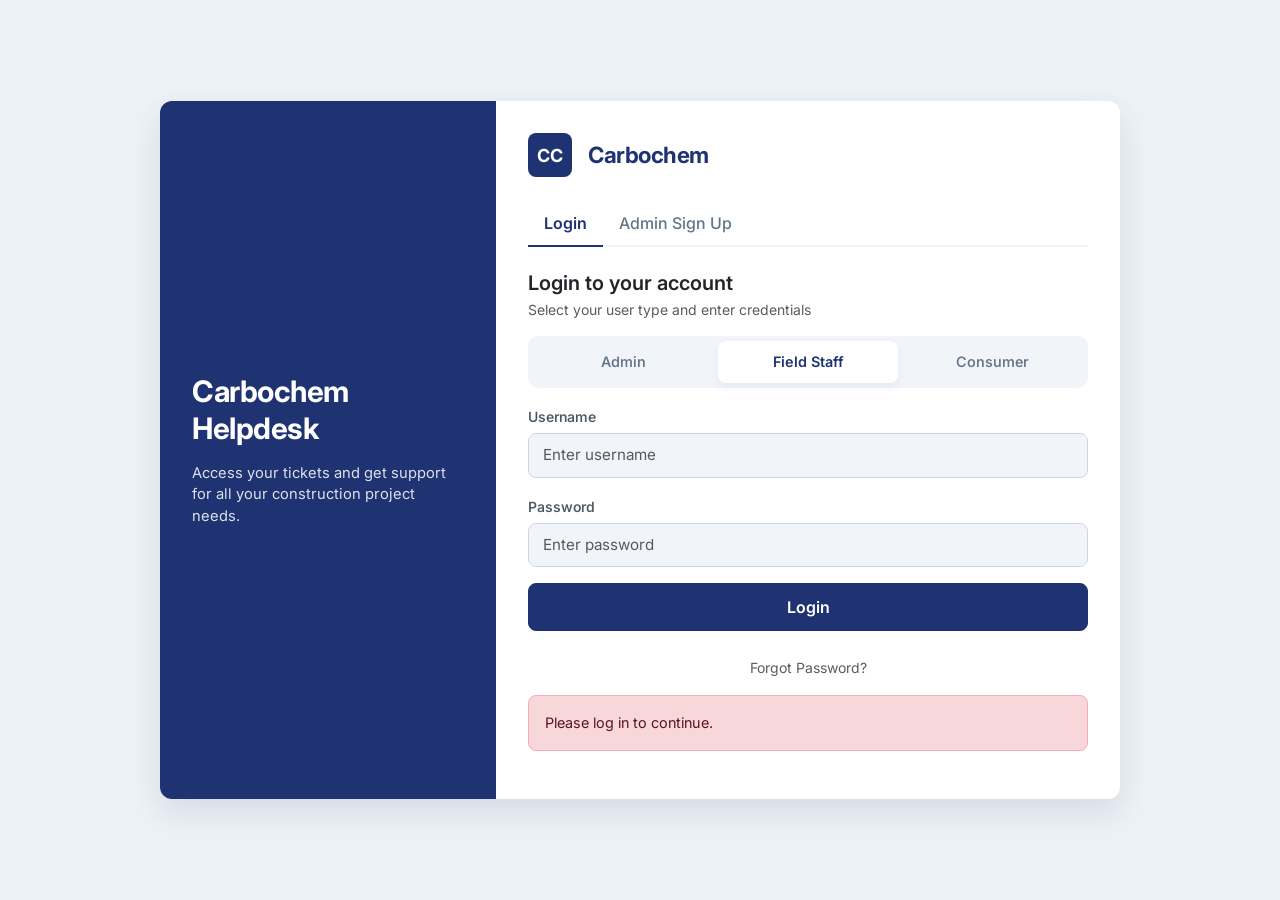
<file: frontend/html/create-ticket.html>
<!DOCTYPE html>
<html lang="en">
<head>
  <meta charset="UTF-8" />
  <meta name="viewport" content="width=device-width, initial-scale=1.0"/>
  <title>Redirecting...</title>
  <script>
    // Redirect direct page visits to client dashboard and pop up the modal
    window.location.replace('client.html?raise=true');
  </script>
</head>
<body>
  <p style="padding: 20px; font-family: sans-serif;">Redirecting to dashboard...</p>
</body>
</html>
</file>
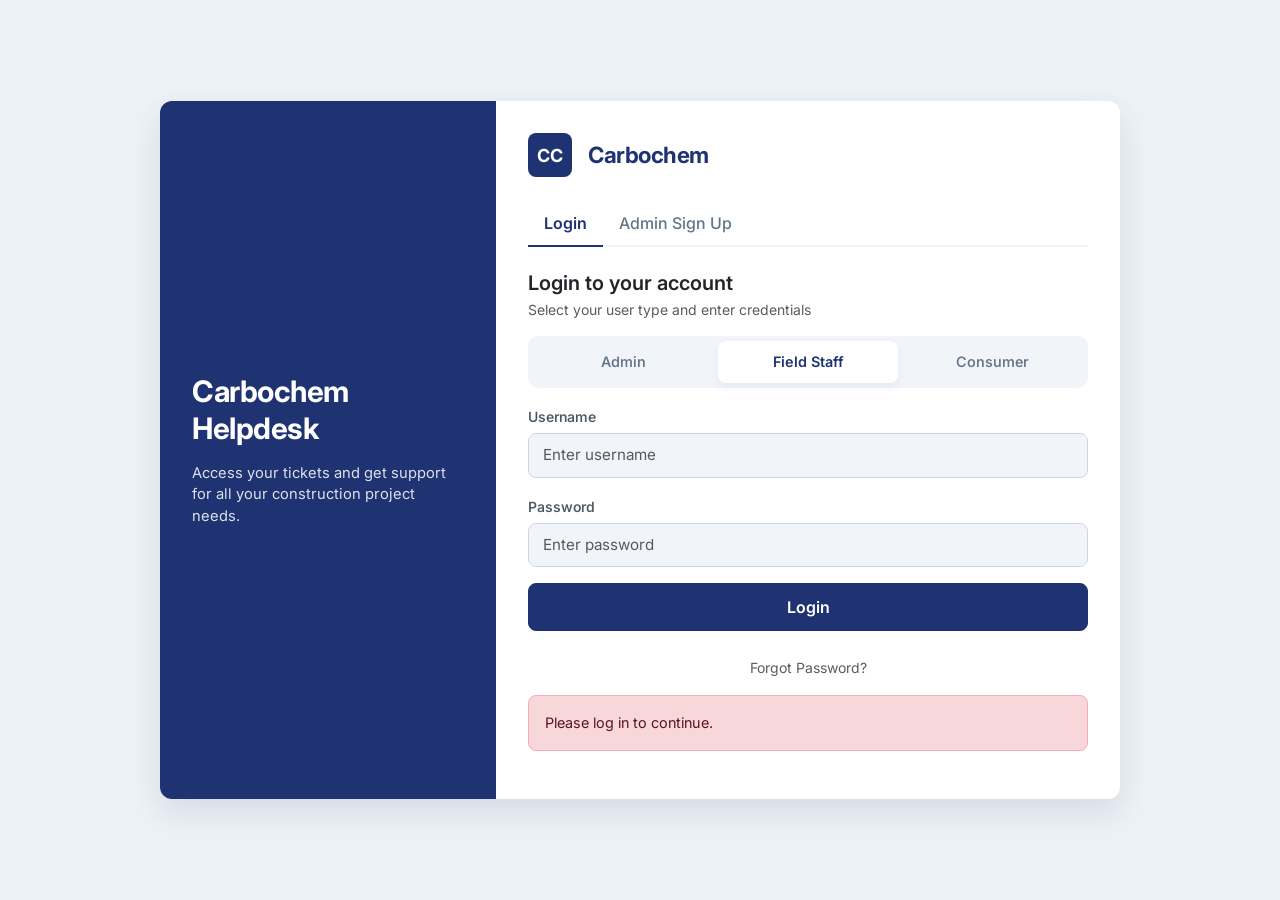
<file: frontend/html/register.html>
<!DOCTYPE html>
<html lang="en">
<head>
    <meta charset="UTF-8">
    <meta name="viewport" content="width=device-width, initial-scale=1.0">
    <title>Register User - Carbochem Helpdesk</title>
    <link href="https://fonts.googleapis.com/css2?family=Inter:wght@300;400;600&display=swap" rel="stylesheet">
    <link href="https://cdn.jsdelivr.net/npm/bootstrap@5.3.0/dist/css/bootstrap.min.css" rel="stylesheet">
    <link href="../css/theme.css" rel="stylesheet">
    <style>
        :root {
            --primary-color: #1F3373;
            --secondary-color: #2b479e;
            --background-light: #f0f4f8;
            --text-dark: #1f2937;
            --white: #ffffff;
            --error-color: #ef4444;
            --success-color: #10b981;
        }

        * {
            margin: 0;
            padding: 0;
            box-sizing: border-box;
        }

        body {
            font-family: 'Inter', sans-serif;
            background-color: var(--background-light);
            display: flex;
            justify-content: center;
            align-items: center;
            min-height: 100vh;
            padding: 20px;
        }

        .register-box {
            background-color: var(--white);
            padding: 40px;
            border-radius: 12px;
            box-shadow: 0 4px 20px rgba(0, 0, 0, 0.05);
            width: 100%;
            max-width: 450px;
            border: 1px solid #e2e8f0;
        }

        .register-box h2 {
            text-align: center;
            margin-bottom: 30px;
            color: var(--primary-color);
            font-size: 24px;
            font-weight: 600;
        }

        .form-group {
            margin-bottom: 20px;
        }

        .register-box label {
            display: block;
            font-weight: 550;
            margin-bottom: 8px;
            color: #374151;
            font-size: 14px;
        }

        .error {
            color: var(--error-color);
            font-size: 13px;
            margin-top: 5px;
            display: none;
        }

        .success-message {
            background-color: #f0fdf4;
            color: #166534;
            border: 1.5px solid #bbf7d0;
            padding: 12px;
            border-radius: 8px;
            text-align: center;
            margin-bottom: 20px;
            font-size: 14px;
            display: none;
            font-weight: 500;
        }

        .back-link {
            text-align: center;
            margin-top: 20px;
        }

        .back-link a {
            color: var(--primary-color);
            text-decoration: none;
            font-size: 14px;
            font-weight: 500;
            transition: all 0.2s;
        }

        .back-link a:hover {
            color: var(--secondary-color);
            text-decoration: underline;
        }
    </style>
</head>
<body>

<div class="register-box">
    <h2>Register New User</h2>
    
    <div class="success-message" id="success-message"></div>

    <form id="register-form" novalidate>
        <div class="form-group">
            <label>Username:</label>
            <input type="text" class="form-control" id="username" name="username" placeholder="Enter username" required>
        </div>

        <div class="form-group">
            <label>Password:</label>
            <input type="password" class="form-control" name="password" id="password" placeholder="Enter password" required>
        </div>

        <div class="form-group">
            <label>Confirm Password:</label>
            <input type="password" class="form-control" id="confirmPassword" placeholder="Confirm password" required>
            <div class="error" id="error-message">Passwords do not match</div>
        </div>

        <div class="form-group">
            <label>Role:</label>
            <select class="form-select" id="role" name="role" required>
                <option value="">-- Select Role --</option>
                <option value="admin">Admin</option>
                <option value="staff">Field Staff</option>
                <option value="client">Consumer</option>
            </select>
        </div>

        <button type="submit" class="btn btn-primary w-100 mt-2">Register User</button>
    </form>

    <div class="back-link">
        <a href="admin.html">← Back to Dashboard</a>
    </div>
</div>

<script src="../js/api.js"></script>
<script src="../js/ui.js"></script>
<script src="../js/auth.js"></script>
<script>
    if (!requireAuth(['admin'])) throw new Error('auth');

    const registerForm = document.getElementById('register-form');
    const submitButton = registerForm.querySelector('button[type="submit"]');

    registerForm.addEventListener('submit', async function(event) {
        event.preventDefault();

        const username = document.getElementById('username').value.trim();
        const password = document.getElementById('password').value;
        const confirmPassword = document.getElementById('confirmPassword').value;
        const role = document.getElementById('role').value;
        const errorMsg = document.getElementById('error-message');
        const successMsg = document.getElementById('success-message');

        // Hide previous messages
        errorMsg.style.display = 'none';
        successMsg.style.display = 'none';

        if (!username) {
            UI.toast('warning', 'Warning', 'Username is required');
            return;
        }

        // Validate passwords match
        if (password !== confirmPassword) {
            errorMsg.textContent = 'Passwords do not match';
            errorMsg.style.display = 'block';
            UI.toast('warning', 'Warning', 'Passwords do not match');
            return;
        }

        // Validate password length
        if (!UI.validatePassword(password)) {
            errorMsg.textContent = 'Password must be at least 6 characters';
            errorMsg.style.display = 'block';
            UI.toast('warning', 'Warning', 'Password is too short');
            return;
        }

        if (!role) {
            UI.toast('warning', 'Warning', 'Please select a role');
            return;
        }

        await UI.blockDuplicate('register-user', async () => {
            UI.setLoading(submitButton, true, 'Registering…');

            try {
                // Call API to register user
                const result = await API.registerUser(username, password, role);

                if (result.success) {
                    UI.toast('success', 'User Registered', `User "${username}" registered successfully!`);
                    // Show success message
                    successMsg.textContent = `User "${username}" registered successfully as ${role}!`;
                    successMsg.style.display = 'block';

                    // Reset form
                    registerForm.reset();

                    // Redirect after 2 seconds
                    setTimeout(() => {
                        window.location.href = 'admin.html';
                    }, 2000);
                } else {
                    UI.toast('error', 'Registration Failed', result.message || 'Unknown error');
                    UI.setLoading(submitButton, false);
                }
            } catch (error) {
                console.error('Registration error:', error);
                UI.toast('error', 'Error', 'Failed to register user. Please try again.');
                UI.setLoading(submitButton, false);
            }
        });
    });

    // Real-time password validation
    document.getElementById('confirmPassword').addEventListener('input', function() {
        const password = document.getElementById('password').value;
        const confirmPassword = this.value;
        const errorMsg = document.getElementById('error-message');

        if (confirmPassword && password !== confirmPassword) {
            errorMsg.textContent = 'Passwords do not match';
            errorMsg.style.display = 'block';
        } else {
            errorMsg.style.display = 'none';
        }
    });
</script>

</body>
</html>
</file>
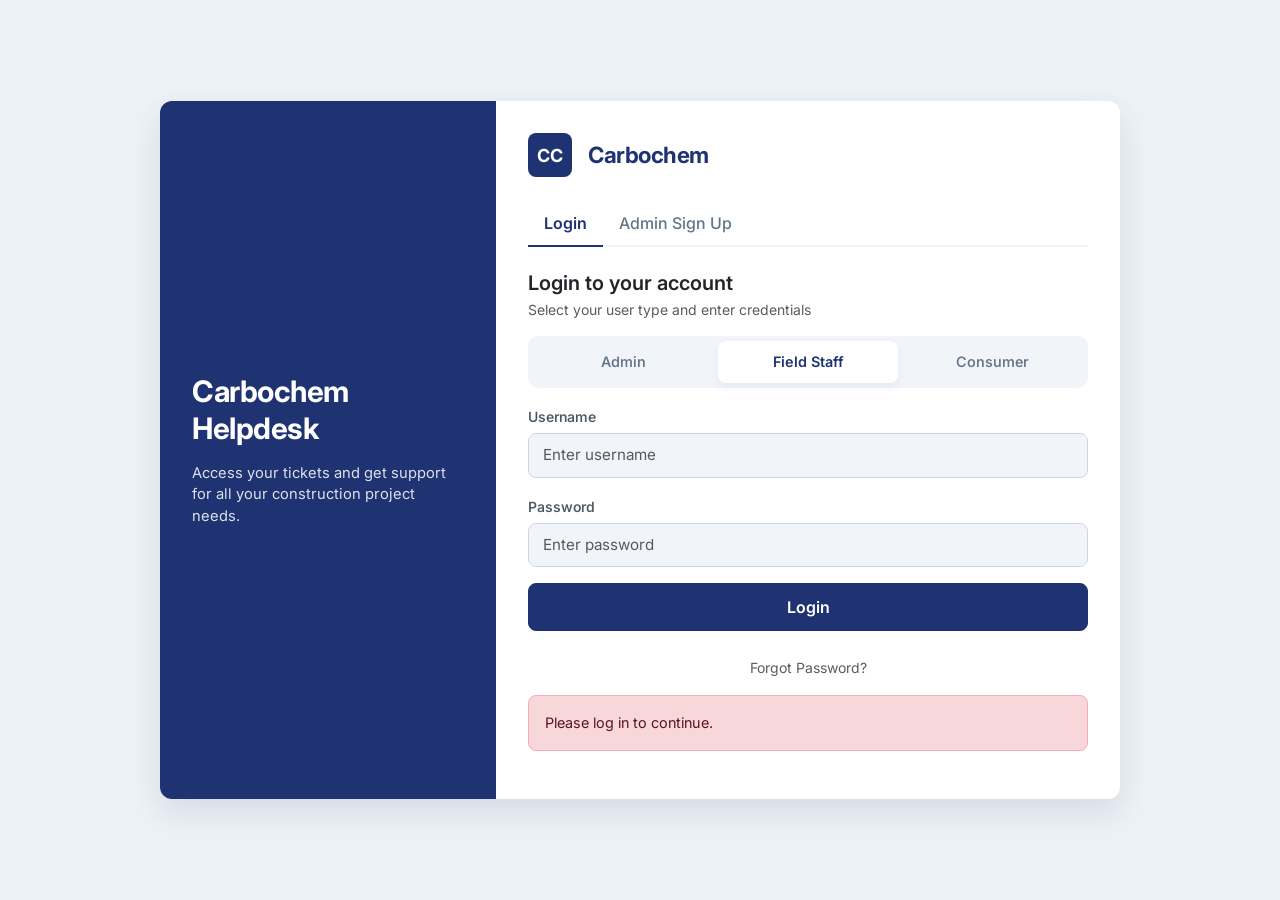
<file: frontend/html/staff.html>
<!DOCTYPE html>
<html lang="en">
<head>
    <meta charset="UTF-8">
    <meta name="viewport" content="width=device-width, initial-scale=1.0">
    <title>Carbochem - Field Staff Ticket Dashboard</title>
    <link href="https://fonts.googleapis.com/css2?family=Inter:wght@300;400;600&display=swap" rel="stylesheet">
    <link href="https://cdn.jsdelivr.net/npm/bootstrap@5.3.0/dist/css/bootstrap.min.css" rel="stylesheet">
    <link href="../css/sidebar.css" rel="stylesheet">
    <link href="../css/theme.css" rel="stylesheet">
    <style>
        :root {
            --primary-color: #1F3373;
            --background-light: #f8fafc;
            --border-color: #e2e8f0;
        }
        body { font-family: 'Inter', sans-serif; background: var(--background-light); margin: 0; }
        .dashboard { max-width: 1400px; margin: 0 auto; padding: 1.5rem; }
        .staff-status-card {
            background-color: #ffffff;
            border-radius: 10px;
            padding: 1.25rem 1.5rem;
            margin-bottom: 1.5rem;
            border: 1px solid var(--border-color);
            box-shadow: 0 1px 3px rgba(0,0,0,0.05);
            display: flex;
            align-items: center;
            justify-content: space-between;
            gap: 2rem;
        }
        @media (max-width: 768px) {
            .staff-status-card { flex-direction: column; align-items: stretch; gap: 1rem; }
        }
    </style>
</head>
<body>
<div class="d-flex layout-row layout-with-sidebar">
    <header id="sidebar-container"></header>
    <main class="flex-grow-1 main-content">
        <div class="dashboard">
            <!-- Staff Status Card (Availability / Leave Status) -->
            <div class="staff-status-card" id="availability">
                <div>
                    <h5 class="mb-1 text-primary fw-bold" id="staff-name-display">Loading...</h5>
                    <p class="text-muted mb-0 small">Managed automatically based on your approved leave requests.</p>
                </div>
                <div class="d-flex align-items-center gap-2 flex-wrap">
                    <span class="fw-semibold small text-secondary">My Availability:</span>
                    <span id="avail-badge-container"></span>
                </div>
            </div>

            <div id="main-dashboard-content">
                <h4 class="mb-3 text-primary fw-bold">My Assigned Tickets</h4>
                
                <!-- Compact Filters Row -->
                <div class="card mb-4"><div class="card-body py-3">
                    <div class="filter-row">
                        <input type="text" class="form-control" id="search-input" placeholder="Search by Ticket ID, title or customer...">
                        <select class="form-select" id="status-filter" style="max-width: 260px;">
                            <option value="">All Statuses</option>
                            <option value="assigned">Assigned</option>
                            <option value="in-progress">In Progress</option>
                            <option value="resolved">Resolved</option>
                            <option value="closed">Closed</option>
                        </select>
                        <select class="form-select" id="priority-filter" style="max-width: 260px;">
                            <option value="">All Priorities</option>
                            <option value="low">Low</option>
                            <option value="medium">Medium</option>
                            <option value="high">High</option>
                            <option value="critical">Critical</option>
                        </select>
                    </div>
                </div></div>

                <!-- Tickets Table -->
                <div class="table-responsive">
                    <table class="table table-hover">
                        <thead>
                            <tr>
                                <th>Ticket ID</th>
                                <th>Title</th>
                                <th>Customer Name</th>
                                <th>Date Assigned</th>
                                <th>Status</th>
                                <th>Priority</th>
                                <th>Action</th>
                            </tr>
                        </thead>
                        <tbody id="ticket-list">
                            <!-- Loaded dynamically via API -->
                        </tbody>
                    </table>
                </div>
                
                <h4 class="mb-3 mt-5 text-primary fw-bold">My Leave Requests</h4>
                <div class="card mb-5">
                    <div class="card-body p-0">
                        <div class="table-responsive">
                            <table class="table table-hover mb-0" style="vertical-align: middle;">
                                <thead class="table-light">
                                    <tr>
                                        <th>Type</th>
                                        <th>Start Date</th>
                                        <th>End Date</th>
                                        <th>Reason</th>
                                        <th>Status</th>
                                    </tr>
                                </thead>
                                <tbody id="leave-list">
                                    <tr>
                                        <td colspan="5" class="text-center py-4 text-muted">No leave requests found</td>
                                    </tr>
                                </tbody>
                            </table>
                        </div>
                    </div>
                </div>
            </div>

            <!-- Holidays Section (Read-Only) -->
            <div id="holidays-section" style="display:none">
                <h4 class="mb-3 text-primary fw-bold">Holiday Calendar</h4>
                <div class="card mb-5"><div class="card-body p-0">
                    <div class="table-responsive">
                        <table class="table table-hover mb-0" style="vertical-align: middle;">
                            <thead class="table-light">
                                <tr>
                                    <th>Holiday Name</th>
                                    <th>Date</th>
                                    <th>Type</th>
                                </tr>
                            </thead>
                            <tbody id="read-holiday-list">
                                <tr>
                                    <td colspan="3" class="text-center py-4 text-muted">Loading holidays...</td>
                                </tr>
                            </tbody>
                        </table>
                    </div>
                </div></div>
            </div>
        </div>
    </main>
</div>

<!-- Leave Request Modal -->
<div class="modal fade" id="leaveRequestModal" tabindex="-1" aria-labelledby="leaveRequestModalLabel" aria-hidden="true">
    <div class="modal-dialog">
        <div class="modal-content" style="border-radius:12px; border:none; box-shadow:0 10px 25px rgba(0,0,0,0.15);">
            <div class="modal-header" style="background:#1F3373; color:#fff; border-top-left-radius:12px; border-top-right-radius:12px; padding:16px 24px;">
                <h5 class="modal-title fw-bold" id="leaveRequestModalLabel">Submit Leave Request</h5>
                <button type="button" class="btn-close btn-close-white" data-bs-dismiss="modal" aria-label="Close"></button>
            </div>
            <div class="modal-body" style="padding:24px;">
                <form id="leave-request-form">
                    <div class="mb-3">
                        <label for="leave-type" class="form-label fw-semibold text-muted small">Leave Type</label>
                        <select class="form-select" id="leave-type" required>
                            <option value="">Select type</option>
                            <option value="Annual">Annual Leave</option>
                            <option value="Sick">Sick Leave</option>
                            <option value="Casual">Casual Leave</option>
                        </select>
                    </div>
                    <div class="row g-2 mb-3">
                        <div class="col-md-6">
                            <label for="leave-start" class="form-label fw-semibold text-muted small">Start Date</label>
                            <input type="date" class="form-control" id="leave-start" required>
                        </div>
                        <div class="col-md-6">
                            <label for="leave-end" class="form-label fw-semibold text-muted small">End Date</label>
                            <input type="date" class="form-control" id="leave-end" required>
                        </div>
                    </div>
                    <div class="mb-3">
                        <label for="leave-reason" class="form-label fw-semibold text-muted small">Reason</label>
                        <textarea class="form-control" id="leave-reason" rows="3" placeholder="Brief reason for leave..." required></textarea>
                    </div>
                    <div class="d-flex justify-content-end gap-2 mt-4">
                        <button type="button" class="btn btn-outline-secondary" data-bs-dismiss="modal" style="border-radius:6px;">Cancel</button>
                        <button type="submit" class="btn btn-primary" id="leave-submit-btn" style="border-radius:6px; background:#1F3373;">Submit Request</button>
                    </div>
                </form>
            </div>
        </div>
    </div>
</div>

    <script src="../js/api.js"></script>
    <script src="../js/ui.js"></script>
    <script src="../js/auth.js"></script>
    <script src="../js/sidebar.js"></script>
    <script src="https://cdn.jsdelivr.net/npm/bootstrap@5.3.0/dist/js/bootstrap.bundle.min.js"></script>
    <script>
        if (!requireAuth(['staff'])) throw new Error('auth');

        // Inject dynamic top navigation header
        Sidebar.inject('staff', 'staff.html');

        let allTickets = [];
        let currentAvailability = 'available';
        const leaveModal = new bootstrap.Modal(document.getElementById('leaveRequestModal'));

        async function loadAvailability() {
            const uid = localStorage.getItem('userId');
            if (uid) {
                const r = await API.getStaffList();
                const list = r.staff || [];
                const cur = list.find(s => String(s.userId) === String(uid));
                if (cur) {
                    document.getElementById('staff-name-display').textContent = cur.name || localStorage.getItem('name') || 'Field Staff';
                    currentAvailability = cur.availability || 'available';
                    updateAvailBadge(currentAvailability);
                } else {
                    document.getElementById('staff-name-display').textContent = localStorage.getItem('name') || 'Field Staff';
                    updateAvailBadge('available');
                }
            }
        }

        function updateAvailBadge(avail) {
            document.getElementById('avail-badge-container').innerHTML = UI.availBadge(avail);
        }

        document.getElementById('leave-request-form').addEventListener('submit', async e => {
            e.preventDefault();
            const btn = document.getElementById('leave-submit-btn');
            const leaveType = document.getElementById('leave-type').value;
            const startDate = document.getElementById('leave-start').value;
            const endDate = document.getElementById('leave-end').value;
            const reason = document.getElementById('leave-reason').value;

            await UI.blockDuplicate('submit-leave', async () => {
                UI.setLoading(btn, true, 'Submitting…');
                try {
                    const r = await API.submitLeaveRequest({ leaveType, startDate, endDate, reason });
                    UI.setLoading(btn, false);
                    if (r.success) {
                        UI.toast('success', 'Leave Request Submitted', 'Your leave request has been submitted for admin approval.');
                        leaveModal.hide();
                        document.getElementById('leave-request-form').reset();
                        loadLeaveRequests();
                    } else {
                        UI.toast('error', 'Submission Failed', r.message || 'Could not submit leave request.');
                    }
                } catch (err) {
                    UI.setLoading(btn, false);
                    UI.toast('error', 'Submission Failed', err.message || 'Could not submit leave request.');
                }
            });
        });

        async function loadLeaveRequests() {
            try {
                const el = document.getElementById('leave-list');
                const r = await API.getLeaveRequests();
                if (r.success) {
                    const list = r.items || r.content || r._raw || [];
                    if (!list.length) {
                        el.innerHTML = '<tr><td colspan="5" class="text-center py-4 text-muted">No leave requests found</td></tr>';
                        return;
                    }
                    el.innerHTML = list.map(req => {
                        let statusColor = '#64748b';
                        if (req.status === 'APPROVED') statusColor = '#16a34a';
                        if (req.status === 'REJECTED') statusColor = '#dc2626';
                        const badge = `<span style="background:${statusColor}1a;color:${statusColor};padding:2px 8px;border-radius:4px;font-size:0.75rem;font-weight:600">${req.status}</span>`;
                        return `
                            <tr>
                                <td class="fw-semibold">${req.leaveType}</td>
                                <td>${formatDate(req.startDate)}</td>
                                <td>${formatDate(req.endDate)}</td>
                                <td>${escapeHtml(req.reason)}</td>
                                <td>${badge}</td>
                            </tr>
                        `;
                    }).join('');
                }
            } catch (e) {
                console.error(e);
            }
        }

        function escapeHtml(str) {
            if (!str) return '';
            return str.replace(/&/g, "&amp;").replace(/</g, "&lt;").replace(/>/g, "&gt;").replace(/"/g, "&quot;").replace(/'/g, "&#039;");
        }

        async function loadTickets() {
            try {
                const ticketList = document.getElementById('ticket-list');
                UI.skeleton(ticketList, 4, 7);
                const result = await API.getAssigned();
                if (result.success) {
                    allTickets = result.tickets || [];
                    if (allTickets.length === 0) {
                        ticketList.innerHTML = `
                            <tr>
                                <td colspan="7" class="text-center py-5 text-muted">
                                    <div class="empty-state">
                                        <span class="empty-state-icon">🎫</span>
                                        <h5>No Tickets Assigned</h5>
                                        <p>You currently do not have any tickets assigned to you.</p>
                                    </div>
                                </td>
                            </tr>`;
                    } else {
                        filterTickets();
                    }
                } else {
                    ticketList.innerHTML = `<tr><td colspan="7" class="text-danger text-center py-4">Failed to load tickets: ${result.message || 'Unknown error'}</td></tr>`;
                    UI.toast('error', 'Error', result.message || 'Failed to load tickets');
                }
            } catch (error) {
                console.error('Failed to load tickets:', error);
                UI.toast('error', 'Error', 'Failed to load tickets');
            }
        }

        function formatDate(dateString) {
            if (!dateString) return '-';
            const date = new Date(dateString);
            return date.toLocaleDateString('en-US', {
                year: 'numeric',
                month: 'short',
                day: 'numeric'
            });
        }

        function renderTickets(filteredTickets = allTickets) {
            const ticketList = document.getElementById('ticket-list');
            ticketList.innerHTML = '';
            
            if (filteredTickets.length === 0) {
                ticketList.innerHTML = '<tr><td colspan="7" class="text-center py-4 text-muted">No tickets found matching current filters</td></tr>';
                return;
            }

            filteredTickets.forEach(ticket => {
                const row = document.createElement('tr');
                row.innerHTML = `
                    <td>#${ticket.id}</td>
                    <td class="fw-semibold">${ticket.title}</td>
                    <td>${ticket.customerName || 'N/A'}</td>
                    <td>${formatDate(ticket.createdAt)}</td>
                    <td>${UI.statusBadge(ticket.status)}</td>
                    <td>${UI.priorityBadge(ticket.priority)}</td>
                    <td>
                        <button class="view-details-btn btn btn-sm btn-outline-primary" style="background:transparent !important; color:var(--primary-color) !important" onclick="viewTicketDetails('${ticket.id}')">Details</button>
                    </td>
                `;
                ticketList.appendChild(row);
            });
        }

        function filterTickets() {
            const searchTerm = document.getElementById('search-input').value.toLowerCase().trim();
            const status = document.getElementById('status-filter').value;
            const priority = document.getElementById('priority-filter').value;

            const filtered = allTickets.filter(t => {
                const matchesSearch = !searchTerm || 
                                      (t.title && t.title.toLowerCase().includes(searchTerm)) ||
                                      (t.id && t.id.toString().includes(searchTerm)) ||
                                      (t.customerName && t.customerName.toLowerCase().includes(searchTerm));
                const matchesStatus = !status || t.status.toLowerCase().replace(' ', '-') === status;
                const matchesPriority = !priority || t.priority.toLowerCase() === priority;
                return matchesSearch && matchesStatus && matchesPriority;
            });
            renderTickets(filtered);
        }

        document.getElementById('search-input').addEventListener('input', filterTickets);
        document.getElementById('status-filter').addEventListener('change', filterTickets);
        document.getElementById('priority-filter').addEventListener('change', filterTickets);

        function viewTicketDetails(ticketId) {
            window.location.href = `ticket-details.html?id=${ticketId}`;
        }

        async function loadHolidaysReadOnly() {
            try {
                const el = document.getElementById('read-holiday-list');
                if (!el) return;
                const r = await API.getHolidaysPublic();
                if (r.success) {
                    const list = r.holidays || r.items || r._raw || [];
                    if (!list.length) {
                        el.innerHTML = '<tr><td colspan="3" class="text-center py-4 text-muted">No holidays defined</td></tr>';
                        return;
                    }
                    list.sort((a,b) => new Date(a.date) - new Date(b.date));
                    el.innerHTML = list.map(h => `
                        <tr>
                            <td class="fw-semibold">${h.name}</td>
                            <td>${formatDate(h.date)}</td>
                            <td><span class="badge bg-secondary" style="font-size:0.75rem;">${h.type}</span></td>
                        </tr>
                    `).join('');
                }
            } catch (e) {
                console.error(e);
            }
        }

        function switchTab() {
            const hash = window.location.hash;
            const mainContent = document.getElementById('main-dashboard-content');
            const holContent = document.getElementById('holidays-section');
            if (hash === '#holidays') {
                if (mainContent) mainContent.style.display = 'none';
                if (holContent) holContent.style.display = 'block';
                loadHolidaysReadOnly();
            } else {
                if (mainContent) mainContent.style.display = 'block';
                if (holContent) holContent.style.display = 'none';
            }
        }
        window.addEventListener('hashchange', switchTab);
        window.addEventListener('load', switchTab);

        loadAvailability();
        loadTickets();
        loadLeaveRequests();
        switchTab();
    </script>
</body>
</html>
</file>
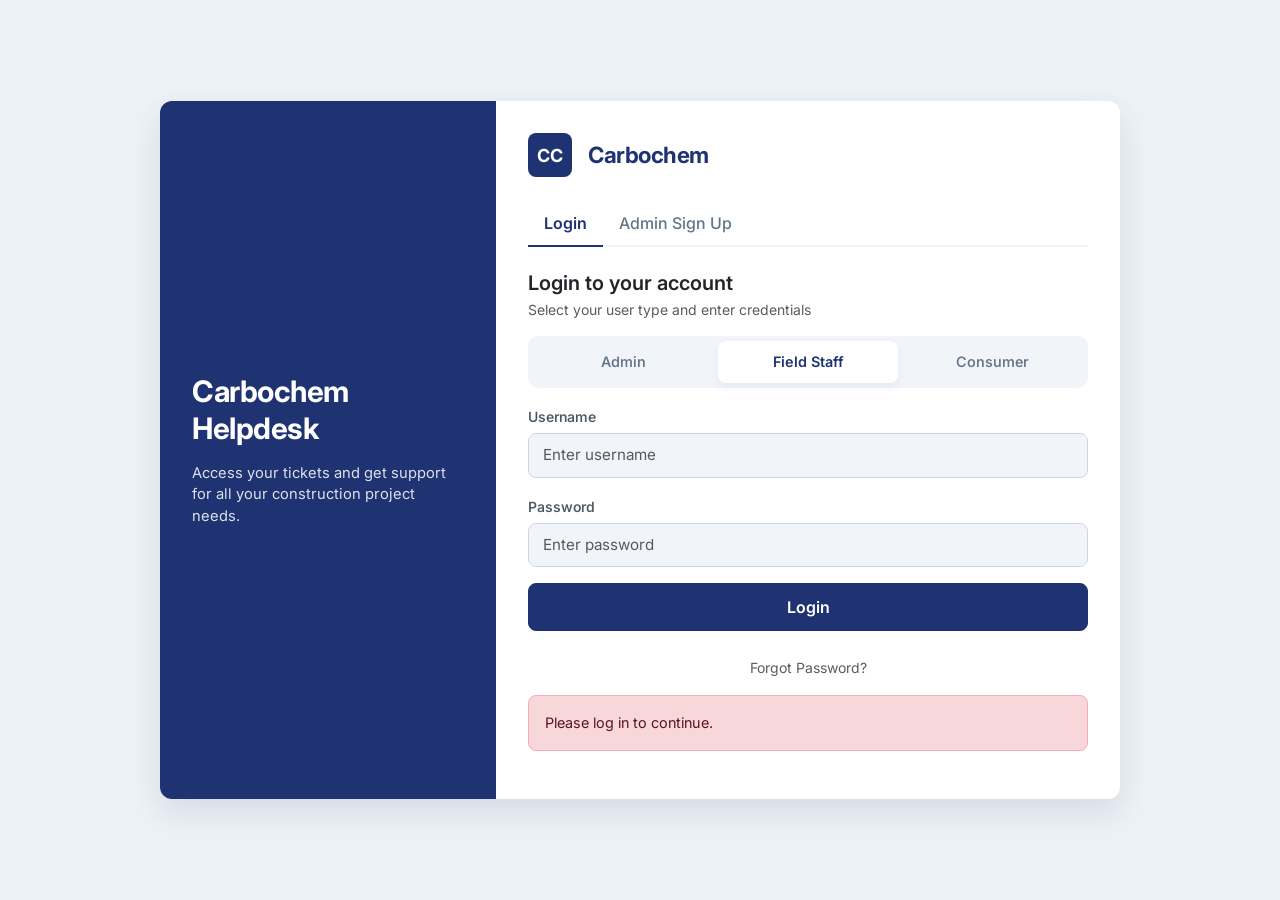
<file: frontend/html/ticket-details.html>
<!DOCTYPE html>
<html lang="en">
<head>
  <meta charset="UTF-8" />
  <meta name="viewport" content="width=device-width, initial-scale=1.0"/>
  <title>Ticket Details - Carbochem Helpdesk</title>
  <link href="https://fonts.googleapis.com/css2?family=Inter:wght@300;400;600;700&display=swap" rel="stylesheet"/>
  <link href="https://cdn.jsdelivr.net/npm/bootstrap@5.3.0/dist/css/bootstrap.min.css" rel="stylesheet"/>
  <link href="../css/sidebar.css" rel="stylesheet"/>
  <link href="../css/theme.css" rel="stylesheet"/>
  <style>
    :root { --primary-color: #1F3373; --background-light: #f0f4f8; }
    body { font-family: 'Inter', sans-serif; background: var(--background-light); margin: 0; }
    .detail-card { background: #fff; border-radius: 12px; padding: 1.75rem; box-shadow: 0 2px 8px rgba(0,0,0,0.06); border: 1px solid #e2e8f0; margin-bottom: 1.25rem; }
    .timeline-item { border-left: 3px solid var(--primary-color); padding-left: 1rem; margin-bottom: 1.25rem; position: relative; }
    .comment-box { background: #f8fafc; border-radius: 10px; padding: 1rem; border: 1px solid #e2e8f0; margin-bottom: 0.75rem; }
  </style>
</head>
<body>
  <nav class="navbar navbar-dark" style="background: var(--primary-color); padding: 0.75rem 1.5rem;">
    <div class="container-fluid">
      <span class="navbar-brand mb-0 h1 fw-bold">🎫 Ticket Details</span>
      <a href="#" class="btn btn-outline-light btn-sm" style="background:transparent !important; color:#fff !important; border-color:#fff !important" id="back-btn">← Back</a>
    </div>
  </nav>
  <div class="container py-4">
    <div id="loading" class="text-center py-5">
      <div class="spinner-container"><div class="loading-spinner"></div></div>
    </div>
    <div id="error-message" class="alert alert-danger d-none"></div>
    <div id="content" class="d-none">
      <div id="holiday-warning" class="alert alert-warning d-none">⚠️ Ticket deadline falls on a holiday!</div>
      <div class="row g-4">
        <div class="col-lg-7">
          <div class="detail-card">
            <div class="row g-3" id="ticket-fields"></div>
            <div class="mt-4 border-top pt-3" id="ticket-attachments-section" style="display: none;">
              <label class="form-label text-muted small fw-semibold mb-2">Attachments</label>
              <div id="attachments-list" class="d-flex flex-column gap-2"></div>
            </div>
            <div class="mt-4" id="status-actions"></div>
          </div>
          <div class="detail-card">
            <h5 class="fw-bold mb-3">Comments & Notes</h5>
            <div id="comments-list"></div>
            <form id="comment-form" class="mt-3">
              <textarea class="form-control mb-3" id="comment-text" rows="2" placeholder="Add a note..." required></textarea>
              <button type="submit" class="btn btn-primary btn-sm comment-submit-btn">Add Comment</button>
            </form>
          </div>
        </div>
        <div class="col-lg-5">
          <div class="detail-card">
            <h5 class="fw-bold mb-3">Audit Trail</h5>
            <div id="history-list"></div>
          </div>
        </div>
      </div>
    </div>
  </div>
  <script src="../js/api.js"></script>
  <script src="../js/ui.js"></script>
  <script src="../js/auth.js"></script>
  <script>
    if (!requireAuth()) throw new Error('auth');
    const userRole = normalizeRole(localStorage.getItem('userRole'));
    const backUrls = { admin: 'admin.html', staff: 'staff.html', consumer: 'client.html' };
    document.getElementById('back-btn').href = backUrls[userRole] || 'index.html';

    const urlParams = new URLSearchParams(window.location.search);
    const ticketId = urlParams.get('id');
    let currentTicket = null;

    const priorityDays = { High: 1, Critical: 1, Medium: 3, Low: 7 };

    async function loadAll() {
      if (!ticketId) { showError('No ticket ID provided'); return; }
      const [tr, hr, cr, holR] = await Promise.all([
        API.getTicketById(ticketId),
        API.getTicketHistory(ticketId),
        API.getComments(ticketId),
        API.getHolidaysPublic()
      ]);
      if (!tr.success) { showError(tr.message || 'Not found'); return; }
      currentTicket = tr.ticket;
      document.getElementById('loading').classList.add('d-none');
      document.getElementById('content').classList.remove('d-none');
      renderTicket(currentTicket);
      renderHistory(hr.history || currentTicket.history || tr.history || []);
      renderComments(cr.comments || currentTicket.comments || tr.comments || []);
      renderAttachments(tr.attachments || currentTicket.attachments || []);
      checkHolidayWarning(currentTicket, holR.holidays || []);
    }

    function renderAttachments(attachments) {
      const section = document.getElementById('ticket-attachments-section');
      const list = document.getElementById('attachments-list');
      if (!attachments || !attachments.length) {
        section.style.display = 'none';
        return;
      }
      section.style.display = 'block';
      list.innerHTML = attachments.map(att => {
        const sizeKb = Math.round(att.fileSize / 1024 * 10) / 10;
        return `
          <div class="d-flex align-items-center justify-content-between p-2 border rounded" style="background: #f8fafc; font-size: 0.85rem;">
            <div class="d-flex align-items-center gap-2">
              <svg width="16" height="16" viewBox="0 0 24 24" fill="none" stroke="currentColor" stroke-width="2" stroke-linecap="round" stroke-linejoin="round" class="text-muted"><path d="M14 2H6a2 2 0 0 0-2 2v16a2 2 0 0 0 2 2h12a2 2 0 0 0 2-2V8z"></path><polyline points="14 2 14 8 20 8"></polyline></svg>
              <span class="fw-semibold text-truncate" style="max-width: 200px;">${att.fileName}</span>
              <span class="text-muted small">(${sizeKb} KB)</span>
            </div>
            <button class="btn btn-link btn-sm p-0 text-decoration-none fw-semibold" style="font-size: 0.8rem; color: var(--primary-color);" onclick="downloadAttachment(${att.id}, '${att.fileName.replace(/'/g, "\\'")}')">Download</button>
          </div>
        `;
      }).join('');
    }

    async function downloadAttachment(id, name) {
      try {
        await API.downloadAttachment(id, name);
      } catch (e) {
        UI.toast('error', 'Download Failed', e.message || 'Could not download file');
      }
    }

    function renderTicket(t) {
      const estDays = priorityDays[t.priority] || 3;

      const fields = [
        ['Ticket ID', '#' + t.id],
        ['Title', t.title],
        ['Description', t.description],
        ['Category', t.category],
        ['Priority', t.priority + (userRole === 'consumer' ? ` <small class="text-muted">(Est. ${estDays} day${estDays>1?'s':''} resolution)</small>` : '')],
        ['Status', UI.statusBadge(t.status)],
        ['Raised By', t.createdByName || t.createdBy || t.customerName],
        ['Assigned To', t.assignedTo || 'Unassigned'],
        ['Date Created', fmt(t.createdAt)],
        ['Date Assigned', t.assignedAt ? fmt(t.assignedAt) : 'Not yet assigned'],
        ['Last Updated', fmt(t.updatedAt || t.createdAt)],
        ['Due Date', t.dueDate ? fmt(t.dueDate) : 'N/A'],
        ['Resolved At', t.resolvedAt ? fmt(t.resolvedAt) : 'Not yet resolved']
      ];
      document.getElementById('ticket-fields').innerHTML = fields.map(([l,v]) =>
        `<div class="col-md-6 mb-3"><label class="form-label text-muted small fw-semibold mb-1">${l}</label><div style="font-size:0.95rem">${v}</div></div>`).join('');

      const actions = document.getElementById('status-actions');
      if (userRole === 'staff' || userRole === 'admin') {
        const statuses = ['Open','In Progress','Resolved','Closed'];
        const cur = statuses.indexOf(t.status);
        const next = statuses.slice(Math.max(0, cur)).filter(s => s !== t.status);
        actions.innerHTML = next.length ? `<label class="form-label fw-semibold small text-muted mb-2">Update Status</label>
          <div class="d-flex gap-2 flex-wrap">${next.map(s => `<button class="btn btn-outline-primary btn-sm status-action-btn" data-status="${s}" onclick="updateStatus('${s}', this)">${s}</button>`).join('')}</div>` : '';
      } else actions.innerHTML = '';
    }

    function renderHistory(history) {
      const el = document.getElementById('history-list');
      if (!history.length) { el.innerHTML = '<p class="text-muted small">No history yet</p>'; return; }
      el.innerHTML = history.map(h => `
        <div class="timeline-item">
          <strong style="font-size:0.9rem">${h.changedByName || 'System'}</strong> – <span class="small">${h.action.replace(/_/g,' ')}</span>
          ${h.field ? `<br><small class="text-muted">${h.field}: ${h.oldValue || ''} → ${h.newValue || ''}</small>` : ''}
          <br><small class="text-muted" style="font-size:0.75rem">${fmt(h.createdAt)}</small>
        </div>`).join('');
    }

    function escapeHtml(str) {
      if (!str) return '';
      return str.replace(/&/g, "&amp;").replace(/</g, "&lt;").replace(/>/g, "&gt;").replace(/"/g, "&quot;").replace(/'/g, "&#039;");
    }

    function renderComments(comments) {
      const el = document.getElementById('comments-list');
      if (!comments.length) { el.innerHTML = '<p class="text-muted small">No comments yet</p>'; return; }
      
      el.innerHTML = comments.map(c => {
        const role = (c.authorRole || 'consumer').toLowerCase();
        let borderStyle = 'border-left: 4px solid #94a3b8;';
        let bgStyle = 'background: #f8fafc;';
        let badgeColor = 'background: #e2e8f0; color: #475569;';
        let roleLabel = 'Consumer';

        if (role === 'admin') {
          borderStyle = 'border-left: 4px solid #1F3373;';
          bgStyle = 'background: #f0f4f8;';
          badgeColor = 'background: #1F3373; color: #ffffff;';
          roleLabel = 'Admin';
        } else if (role === 'staff') {
          borderStyle = 'border-left: 4px solid #4f46e5;';
          bgStyle = 'background: #f5f3ff;';
          badgeColor = 'background: #4f46e5; color: #ffffff;';
          roleLabel = 'Staff';
        }

        const roleBadge = `<span class="badge ms-2" style="${badgeColor} font-size: 0.7rem; padding: 2px 6px; border-radius: 4px; font-weight: 600;">${roleLabel}</span>`;
        
        return `
          <div class="comment-box shadow-sm" style="${borderStyle} ${bgStyle} border-radius: 8px; padding: 12px 16px; margin-bottom: 12px; border-top: 1px solid #e2e8f0; border-right: 1px solid #e2e8f0; border-bottom: 1px solid #e2e8f0;">
            <div class="d-flex justify-content-between align-items-center mb-1">
              <div>
                <strong style="font-size: 0.92rem; color: #1e293b;">${c.authorName || 'User'}</strong>
                ${roleBadge}
              </div>
              <small class="text-muted" style="font-size: 0.75rem;">${fmt(c.createdAt)}</small>
            </div>
            <div style="font-size: 0.92rem; color: #334155; white-space: pre-line;">${escapeHtml(c.text)}</div>
          </div>
        `;
      }).join('');
    }

    let commentsInterval = null;
    function startCommentsPolling() {
      if (commentsInterval) clearInterval(commentsInterval);
      commentsInterval = setInterval(() => {
        if (!document.hidden && ticketId) {
          API.getComments(ticketId).then(cr => {
            if (cr.success) {
              renderComments(cr.comments || []);
            }
          }).catch(err => console.error('Poll comments error:', err));
        }
      }, 10000);
    }
    function stopCommentsPolling() {
      if (commentsInterval) {
        clearInterval(commentsInterval);
        commentsInterval = null;
      }
    }
    document.addEventListener('visibilitychange', () => {
      if (document.hidden) {
        stopCommentsPolling();
      } else {
        startCommentsPolling();
      }
    });
    startCommentsPolling();

    function checkHolidayWarning(ticket, holidays) {
      if (!ticket.dueDate) return;
      const due = new Date(ticket.dueDate).toISOString().split('T')[0];
      if (holidays.some(h => h.date && h.date.startsWith(due))) {
        document.getElementById('holiday-warning').classList.remove('d-none');
      }
    }

    async function updateStatus(status, btn) {
      const buttons = document.querySelectorAll('.status-action-btn');
      await UI.blockDuplicate('update-status', async () => {
        buttons.forEach(b => b.disabled = true);
        if (btn) UI.setLoading(btn, true, 'Updating…');
        const r = await API.updateTicketStatus(currentTicket._id || ticketId, status);
        if (r.success) {
          UI.toast('success', 'Success', `Ticket moved to ${status}`);
          currentTicket = r.ticket || r;
          loadAll();
        } else {
          UI.toast('error', 'Update Failed', r.message || 'Could not update status');
          buttons.forEach(b => b.disabled = false);
          if (btn) UI.setLoading(btn, false);
        }
      });
    }

    document.getElementById('comment-form').addEventListener('submit', async e => {
      e.preventDefault();
      const textEl = document.getElementById('comment-text');
      const text = textEl.value.trim();
      if (!text) return;
      const btn = e.target.querySelector('.comment-submit-btn');

      await UI.blockDuplicate('add-comment', async () => {
        UI.setLoading(btn, true, 'Sending…');
        const r = await API.addComment(currentTicket._id || ticketId, text);
        UI.setLoading(btn, false);
        if (r.success) {
          textEl.value = '';
          UI.toast('success', 'Success', 'Comment added successfully');
          loadAll();
        } else {
          UI.toast('error', 'Comment Failed', r.message || 'Could not add comment');
        }
      });
    });

    function fmt(d) { return d ? new Date(d).toLocaleString('en-US', { dateStyle: 'medium', timeStyle: 'short' }) : 'N/A'; }
    function showError(msg) {
      document.getElementById('loading').classList.add('d-none');
      const el = document.getElementById('error-message');
      el.textContent = msg; el.classList.remove('d-none');
    }
    loadAll();
  </script>
</body>
</html>
</file>
<file: frontend/css/sidebar.css>
/* sidebar.css – Global top header navigation bar styling (transformed from sidebar) */

.layout-with-sidebar {
  display: flex;
  flex-direction: column;
  min-height: 100vh;
}

.sidebar {
  width: 100%;
  height: 60px;
  background-color: #1F3373 !important;
  color: #ffffff;
  display: flex;
  flex-direction: row;
  align-items: center;
  justify-content: space-between;
  padding: 0 1.5rem;
  box-shadow: 0 2px 8px rgba(0, 0, 0, 0.08);
  position: sticky;
  top: 0;
  z-index: 1000;
}

.sidebar-header {
  padding: 0;
  border-bottom: none;
  display: flex;
  align-items: center;
}

.sidebar-logo {
  background-color: #ffffff;
  color: #1F3373 !important;
  width: 36px;
  height: 36px;
  border-radius: 6px;
  display: flex;
  align-items: center;
  justify-content: center;
  font-weight: 700;
  font-size: 1.1rem;
}

.sidebar-nav {
  display: flex;
  flex-direction: row;
  align-items: center;
  gap: 0.5rem;
  padding: 0;
  margin: 0 2rem;
  flex-grow: 1;
  overflow-x: auto;
  scrollbar-width: none; /* Hide scrollbar for clean top nav */
}

.sidebar-nav::-webkit-scrollbar {
  display: none; /* Hide scrollbar for Chrome/Safari */
}

.sidebar-link {
  color: rgba(255, 255, 255, 0.8) !important;
  text-decoration: none !important;
  display: flex;
  align-items: center;
  gap: 0.5rem;
  padding: 0.5rem 0.85rem;
  border-radius: 6px;
  font-size: 0.875rem;
  font-weight: 500;
  white-space: nowrap;
  transition: background-color 0.15s ease, color 0.15s ease;
}

.sidebar-link:hover {
  background-color: rgba(255, 255, 255, 0.08) !important;
  color: #ffffff !important;
}

.sidebar-link.active {
  background-color: rgba(255, 255, 255, 0.15) !important;
  color: #ffffff !important;
  font-weight: 600;
}

.sidebar-footer {
  padding: 0;
  border-top: none;
  background-color: transparent;
  display: flex;
  align-items: center;
  gap: 1rem;
}

.main-content {
  flex-grow: 1;
  padding: 1.5rem !important;
  max-width: 1400px;
  width: 100%;
  margin: 0 auto;
}

/* Adjustments for mobile view responsiveness */
@media (max-width: 768px) {
  .sidebar {
    height: auto;
    flex-direction: column;
    padding: 0.75rem 1rem;
    align-items: stretch;
    gap: 0.75rem;
  }
  .sidebar-header {
    justify-content: space-between;
  }
  .sidebar-nav {
    margin: 0;
    justify-content: flex-start;
    padding: 0.25rem 0;
    gap: 0.25rem;
  }
  .sidebar-link {
    padding: 0.4rem 0.6rem;
    font-size: 0.8rem;
  }
  .sidebar-footer {
    border-top: 1px solid rgba(255, 255, 255, 0.1);
    padding-top: 0.75rem;
    justify-content: space-between;
    width: 100%;
  }
}
</file>
<file: frontend/css/theme.css>
/* theme.css – Global styling updates for Carbochem */

:root {
  --primary-color: #1F3373;
  --secondary-color: #1a2a5e;
  --background-light: #f8fafc; /* soft light gray background */
  --text-dark: #1e293b;
  --text-gray: #64748b;
  --white: #ffffff;
  --border-color: #e2e8f0; /* subtle border color */
  
  /* Polished premium values */
  --radius-sm: 6px;
  --radius-md: 8px;
  --radius-lg: 10px;
  --shadow-subtle: 0 1px 3px rgba(0, 0, 0, 0.05); /* minimal shadows */
  --transition-smooth: all 0.2s cubic-bezier(0.4, 0, 0.2, 1);
}

/* Base style polish */
body {
  font-family: 'Inter', sans-serif;
  background-color: var(--background-light);
  color: var(--text-dark);
  -webkit-font-smoothing: antialiased;
}

/* Form Controls & Inputs */
.form-control, .form-select, textarea {
  border-radius: var(--radius-md) !important;
  border: 1px solid var(--border-color) !important;
  padding: 8px 12px !important;
  transition: var(--transition-smooth) !important;
  font-size: 0.9rem !important;
  background-color: #f8fafc !important;
  color: var(--text-dark) !important;
  box-shadow: none !important;
}

.form-control:focus, .form-select:focus, textarea:focus {
  border-color: var(--primary-color) !important;
  box-shadow: 0 0 0 2px rgba(31, 51, 115, 0.08) !important;
  background-color: #fff !important;
}

/* Button consistency - solid navy, no gradient, consistent radius */
.btn, .btn-primary, .assign-btn, .view-details-btn, .submit-button {
  background-color: var(--primary-color) !important;
  border-color: var(--primary-color) !important;
  color: #ffffff !important;
  border-radius: var(--radius-md) !important;
  padding: 8px 16px !important;
  font-weight: 550 !important;
  font-size: 0.875rem !important;
  transition: var(--transition-smooth) !important;
  box-shadow: var(--shadow-subtle) !important;
}

.btn:hover, .btn-primary:hover, .assign-btn:hover, .view-details-btn:hover, .submit-button:hover {
  background-color: var(--secondary-color) !important;
  border-color: var(--secondary-color) !important;
}

.btn-outline-primary {
  background-color: transparent !important;
  border: 1px solid var(--primary-color) !important;
  color: var(--primary-color) !important;
  border-radius: var(--radius-md) !important;
}

.btn-outline-primary:hover {
  background-color: var(--primary-color) !important;
  color: #ffffff !important;
}

/* Text and headers - replace any bright/light blue headings with navy */
.company-name, h1, h2, h3, h4, h5, h6, .text-primary {
  color: var(--primary-color) !important;
  letter-spacing: -0.01em;
  font-weight: 600;
}

/* Table Design and Spacing - completely identical and readably compact */
.table, .ticket-table {
  width: 100% !important;
  margin-bottom: 0 !important;
  border-collapse: separate !important;
  border-spacing: 0 !important;
  border: 1px solid var(--border-color) !important;
  border-radius: var(--radius-md) !important;
  overflow: hidden !important;
  background-color: var(--white) !important;
}

.table th, .ticket-table th {
  background-color: #f1f5f9 !important; /* table header background */
  color: var(--text-gray) !important;
  font-weight: 600 !important;
  text-transform: uppercase !important;
  font-size: 0.75rem !important;
  letter-spacing: 0.05em !important;
  padding: 10px 14px !important;
  border-bottom: 1px solid var(--border-color) !important;
  border-top: none !important;
}

.table td, .ticket-table td {
  padding: 10px 14px !important;
  border-bottom: 1px solid var(--border-color) !important;
  vertical-align: middle !important;
  font-size: 0.875rem !important;
  color: var(--text-dark) !important;
  transition: var(--transition-smooth);
}

.table-hover tbody tr:hover td {
  background-color: #f8fafc !important;
}

/* Responsive Table Wrapper */
.table-responsive {
  width: 100%;
  overflow-x: auto;
  -webkit-overflow-scrolling: touch;
  border-radius: var(--radius-md);
}

/* UI Spacing & Card Consistency */
.card {
  border: 1px solid var(--border-color) !important;
  border-radius: var(--radius-lg) !important;
  box-shadow: var(--shadow-subtle) !important;
  margin-bottom: 1.25rem;
  background: #ffffff !important;
}

.card-body {
  padding: 1.5rem !important;
}

/* Calendar styling (Sunday -> light grey, Public -> green tint, Company -> blue tint) */
.cal-day {
  transition: var(--transition-smooth);
  border: 1px solid var(--border-color) !important;
}

.cal-day.sunday {
  background-color: #f1f5f9 !important;
  color: var(--text-gray) !important;
}

.cal-day.holiday-public {
  background-color: rgba(22, 101, 52, 0.05) !important; /* subtle green tint */
  color: #166534 !important;
  border: 1px solid rgba(22, 101, 52, 0.12) !important;
}

.cal-day.holiday-company {
  background-color: rgba(31, 51, 115, 0.05) !important; /* subtle navy tint */
  color: var(--primary-color) !important;
  border: 1px solid rgba(31, 51, 115, 0.12) !important;
}

/* Empty states style */
.empty-state {
  text-align: center;
  padding: 2.5rem 1.5rem;
  color: var(--text-gray);
  background: #f8fafc;
  border-radius: var(--radius-md);
  border: 1.5px dashed var(--border-color);
}

.empty-state-icon {
  font-size: 2.5rem;
  margin-bottom: 0.75rem;
  display: block;
  opacity: 0.7;
}

/* Loading spinner */
.spinner-container {
  display: flex;
  justify-content: center;
  align-items: center;
  padding: 2rem;
}

.loading-spinner {
  border: 3px solid rgba(31, 51, 115, 0.08);
  width: 32px;
  height: 32px;
  border-radius: 50%;
  border-left-color: var(--primary-color);
  animation: spin 0.85s linear infinite;
}

@keyframes spin {
  0% { transform: rotate(0deg); }
  100% { transform: rotate(360deg); }
}

/* Shimmer Skeleton Loaders */
.skeleton-cell {
  height: 14px;
  border-radius: 4px;
  background: linear-gradient(90deg, #f1f5f9 25%, #e2e8f0 37%, #f1f5f9 63%);
  background-size: 400px 100%;
  animation: shimmer 1.4s ease infinite;
}

@keyframes shimmer {
  0% { background-position: -200px 0; }
  100% { background-position: 200px 0; }
}

/* Styled Toast Alert Overlays */
#ui-toast-container {
  position: fixed;
  top: 20px;
  right: 20px;
  z-index: 99999;
  display: flex;
  flex-direction: column;
  gap: 10px;
  pointer-events: none;
  max-width: 360px;
}

.ui-toast {
  display: flex;
  align-items: flex-start;
  gap: 12px;
  padding: 12px 14px;
  border-radius: var(--radius-md);
  box-shadow: 0 4px 12px rgba(0,0,0,0.08);
  pointer-events: all;
  cursor: pointer;
  min-width: 260px;
  animation: slideInRight 0.3s cubic-bezier(0.22, 1, 0.36, 1) both;
  transition: opacity 0.3s ease, transform 0.3s ease;
  font-family: inherit;
  border: 1px solid var(--border-color);
}

@keyframes slideInRight {
  from { opacity: 0; transform: translateX(60px); }
  to { opacity: 1; transform: translateX(0); }
}

/* Clean compact horizontal filter layout */
.filter-row {
  display: flex;
  gap: 0.75rem;
  align-items: center;
  flex-wrap: wrap;
}

.filter-row .form-control, .filter-row .form-select {
  flex: 1 1 180px;
  max-width: 260px;
}

@media (max-width: 768px) {
  .filter-row {
    flex-direction: column;
    align-items: stretch;
  }
  .filter-row .form-control, .filter-row .form-select {
    max-width: 100%;
  }
}
</file>
